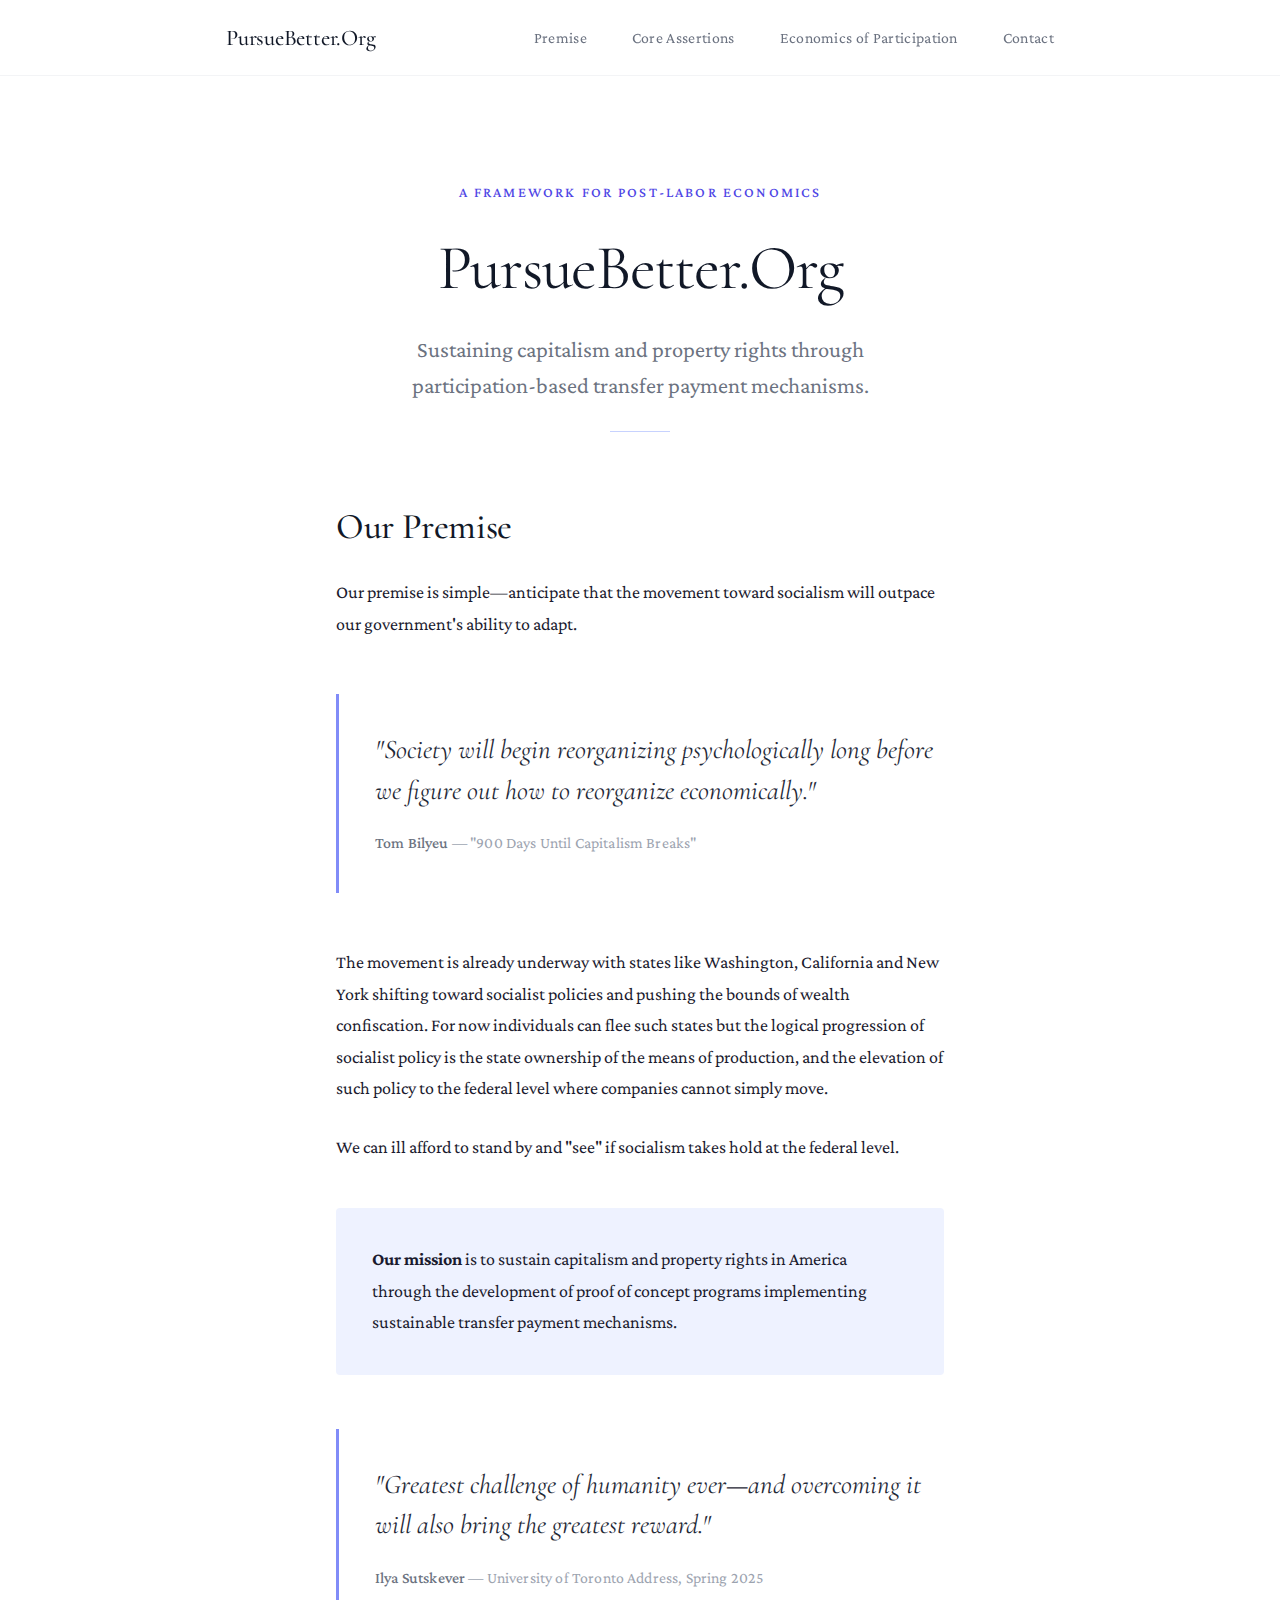
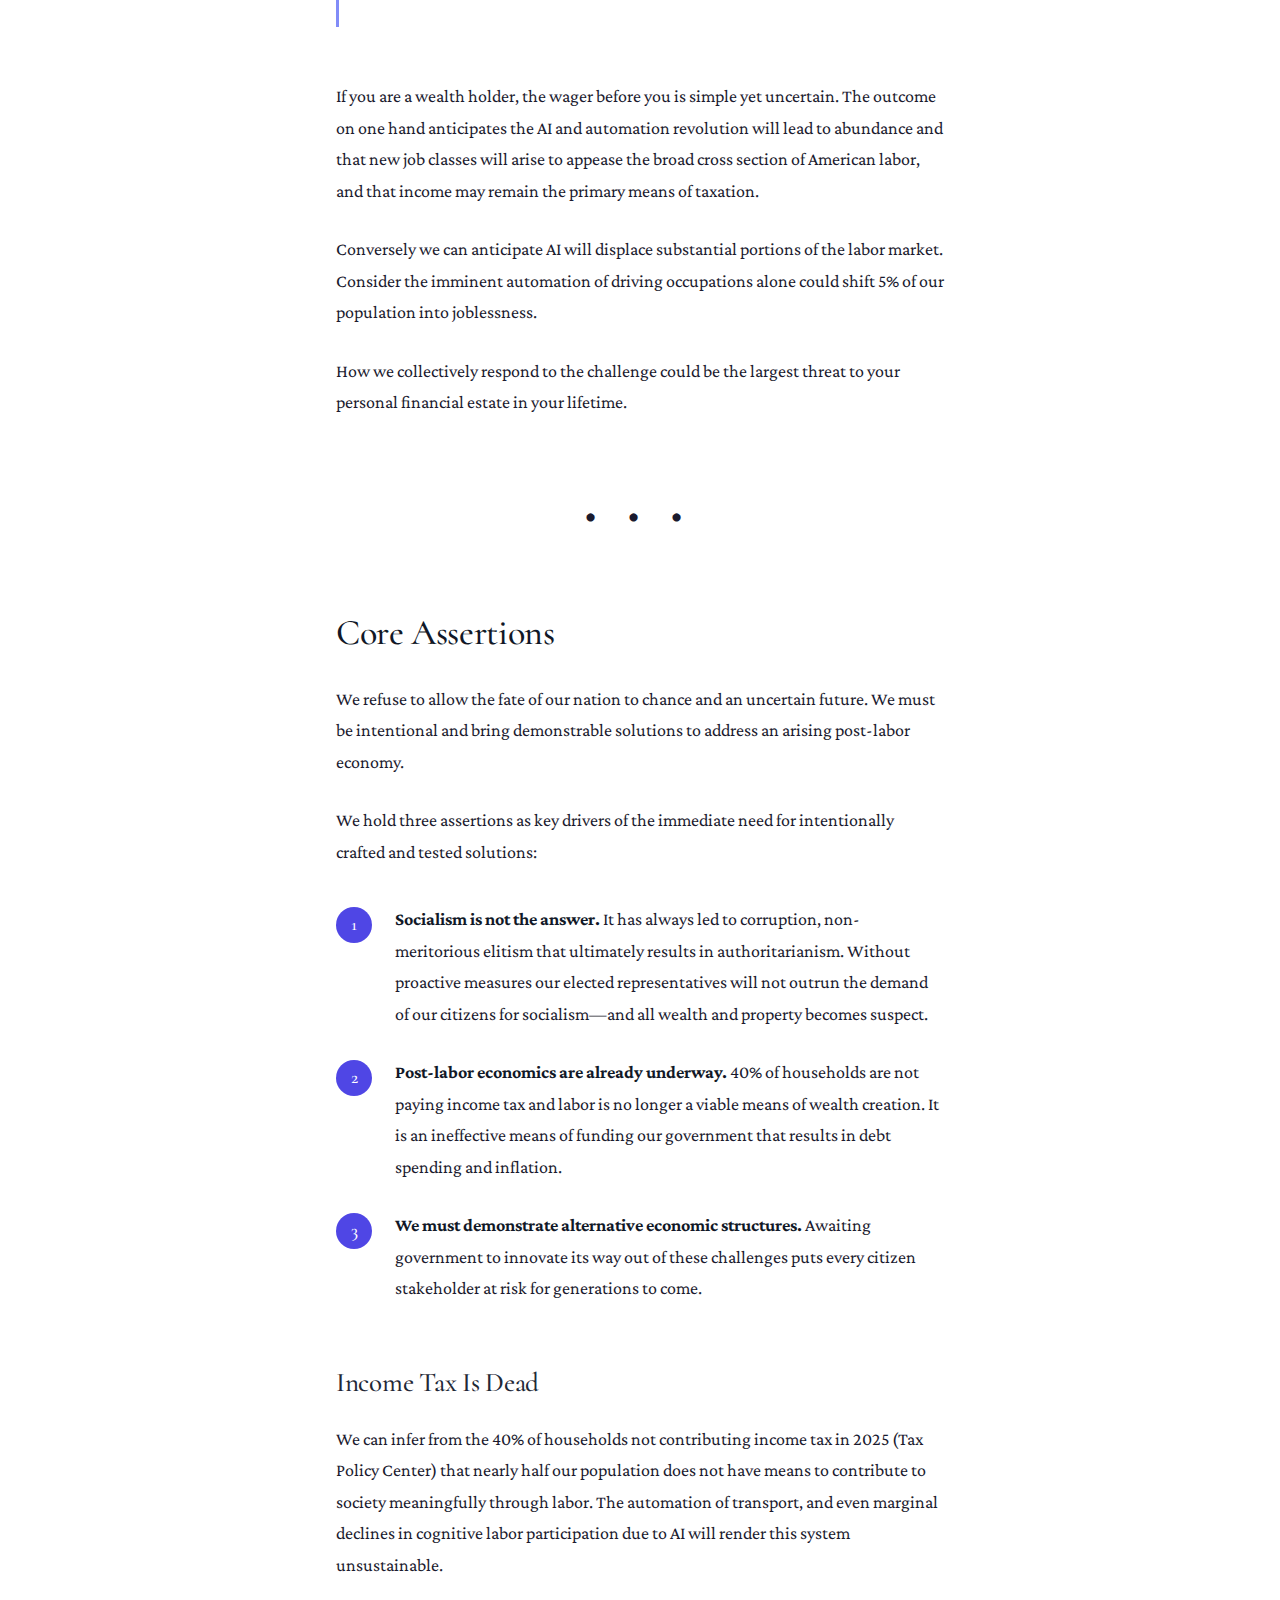
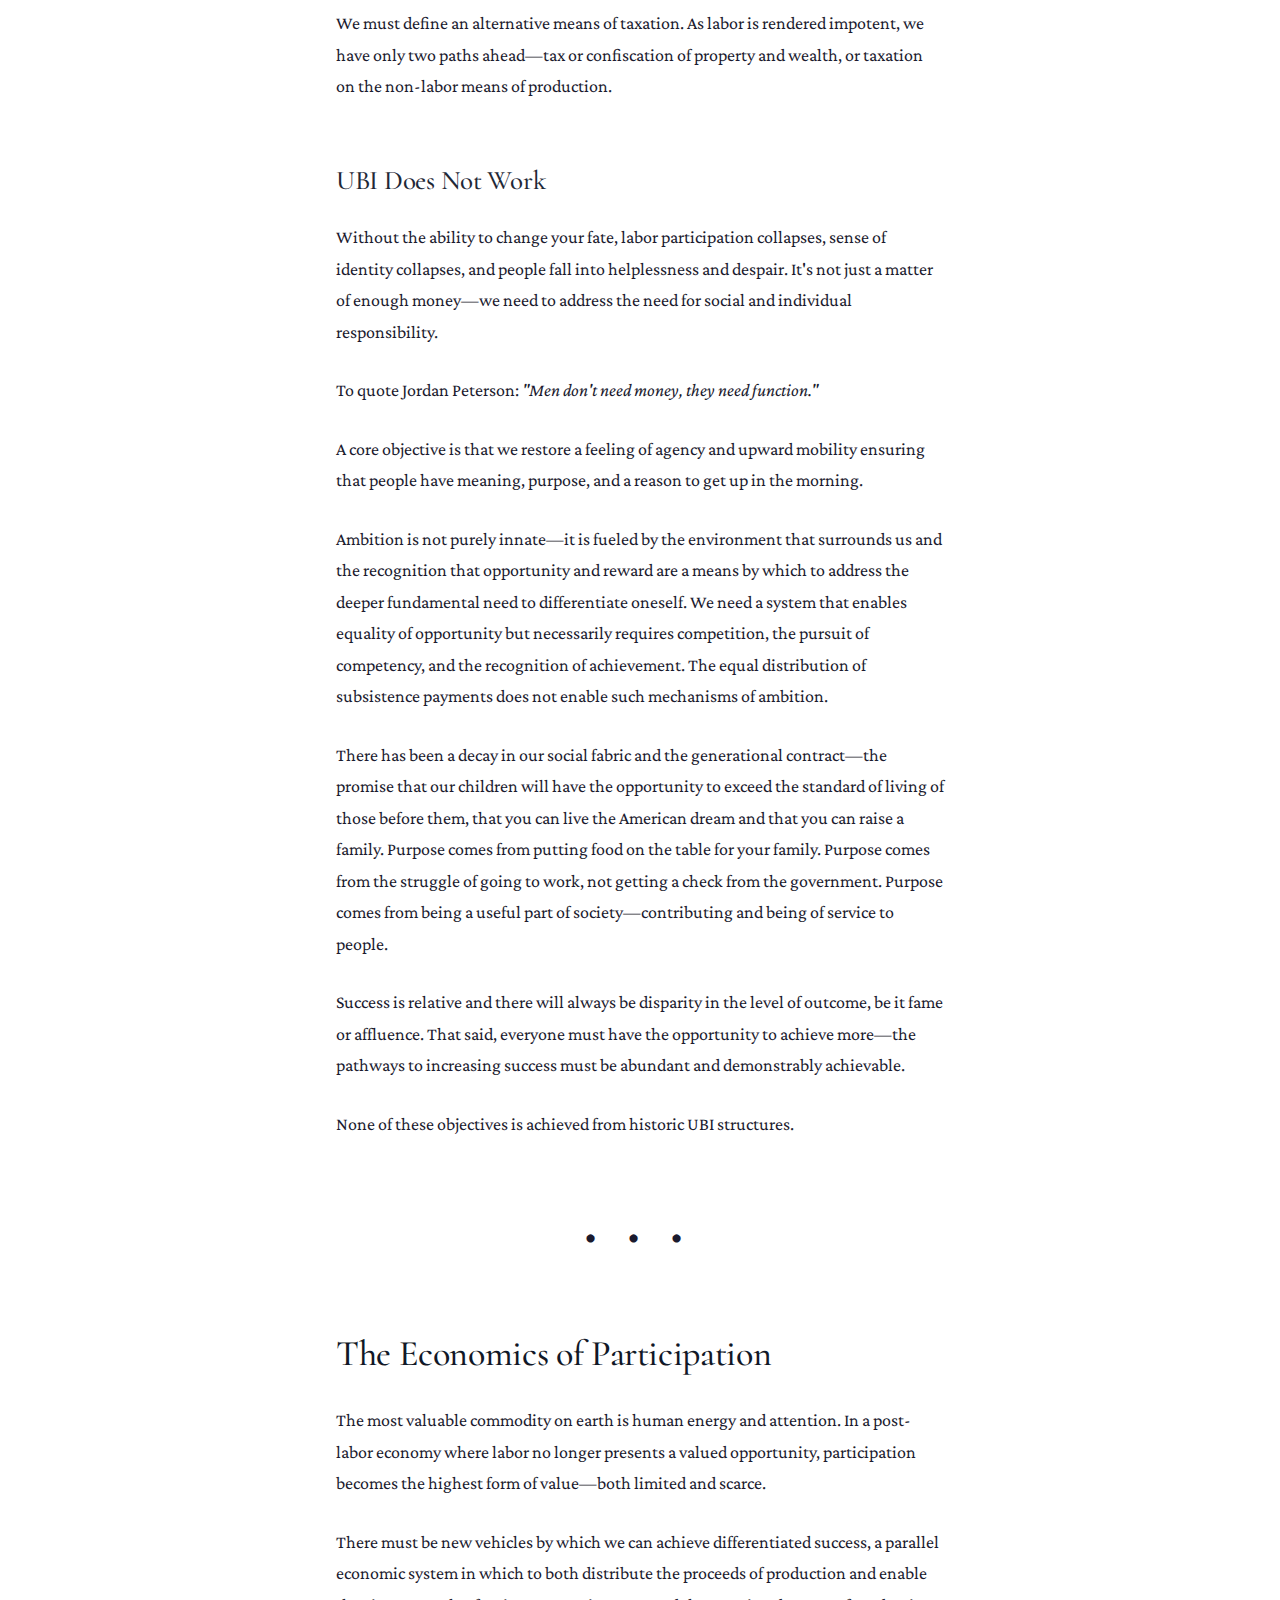
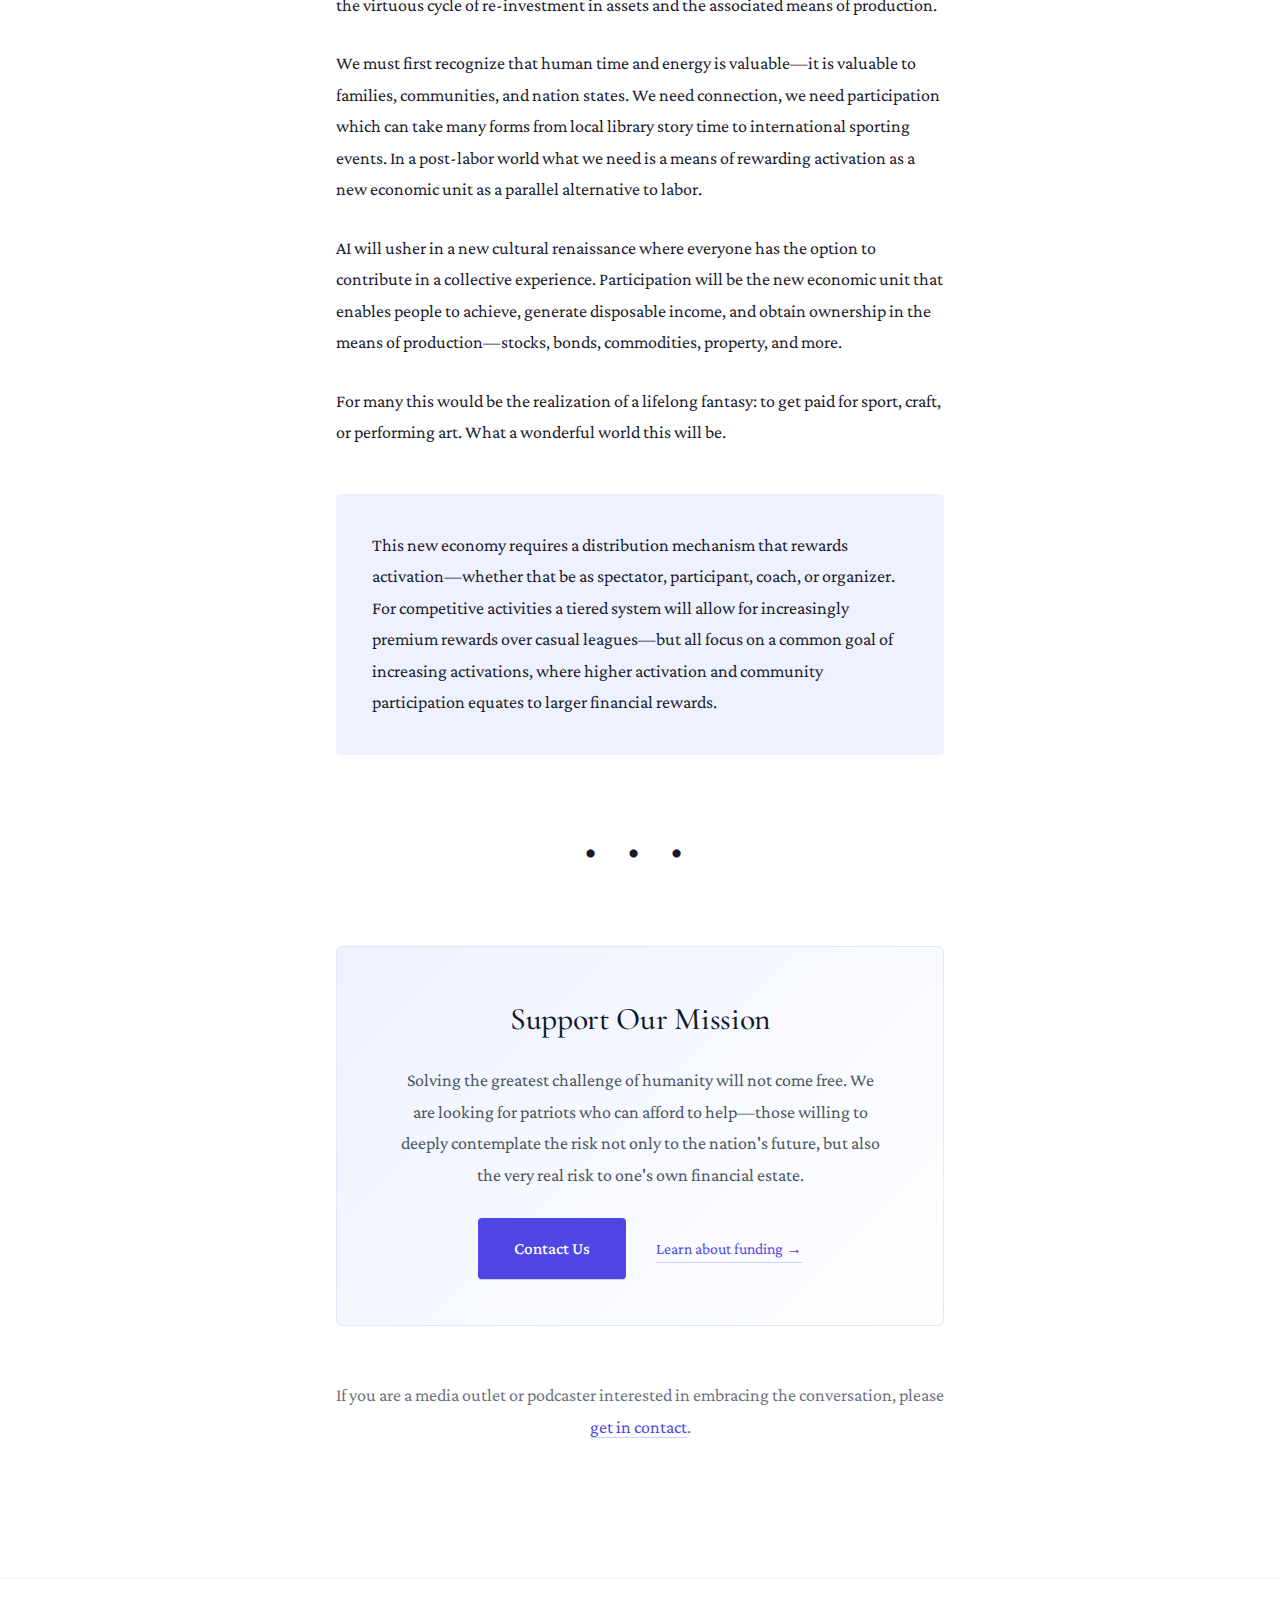
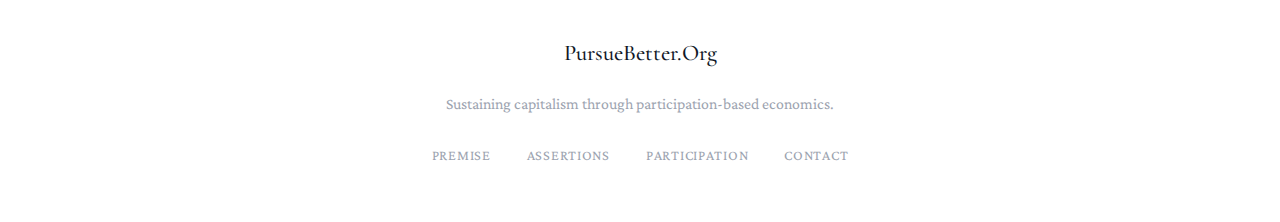
<file: index.html>
<!DOCTYPE html>
<html lang="en">
<head>
    <meta charset="UTF-8">
    <meta name="viewport" content="width=device-width, initial-scale=1.0">
    <title>PursueBetter.Org — Economics of Participation</title>
    
    <!-- Meta description -->
    <meta name="description" content="Sustaining capitalism and property rights through participation-based transfer payment mechanisms. A framework for post-labor economics.">
    
    <!-- Open Graph / Facebook -->
    <meta property="og:type" content="website">
    <meta property="og:url" content="https://pursuebetter.org/">
    <meta property="og:title" content="PursueBetter.Org — Economics of Participation">
    <meta property="og:description" content="Sustaining capitalism and property rights through participation-based transfer payment mechanisms. A framework for post-labor economics.">
    <meta property="og:image" content="https://pursuebetter.org/og-image.png">
    
    <!-- Twitter -->
    <meta name="twitter:card" content="summary_large_image">
    <meta name="twitter:url" content="https://pursuebetter.org/">
    <meta name="twitter:title" content="PursueBetter.Org — Economics of Participation">
    <meta name="twitter:description" content="Sustaining capitalism and property rights through participation-based transfer payment mechanisms. A framework for post-labor economics.">
    <meta name="twitter:image" content="https://pursuebetter.org/og-image.png">
    
    <!-- Favicon -->
    <link rel="icon" type="image/svg+xml" href="/favicon.svg">
    <link rel="icon" type="image/png" sizes="32x32" href="/favicon-32.png">
    <link rel="apple-touch-icon" sizes="180x180" href="/apple-touch-icon.png">
    
    <!-- Fonts: Crimson Pro for body (academic serif), Cormorant for display -->
    <link rel="preconnect" href="https://fonts.googleapis.com">
    <link rel="preconnect" href="https://fonts.gstatic.com" crossorigin>
    <link href="https://fonts.googleapis.com/css2?family=Cormorant:ital,wght@0,400;0,500;0,600;1,400;1,500&family=Crimson+Pro:ital,wght@0,400;0,500;0,600;1,400;1,500&display=swap" rel="stylesheet">
    
    <style>
        :root {
            /* Indigo palette */
            --indigo-50: #EEF2FF;
            --indigo-100: #E0E7FF;
            --indigo-200: #C7D2FE;
            --indigo-400: #818CF8;
            --indigo-500: #6366F1;
            --indigo-600: #4F46E5;
            --indigo-700: #4338CA;
            --indigo-800: #3730A3;
            --indigo-900: #312E81;
            
            /* Neutrals */
            --white: #FFFFFF;
            --gray-50: #F9FAFB;
            --gray-100: #F3F4F6;
            --gray-400: #9CA3AF;
            --gray-500: #6B7280;
            --gray-600: #4B5563;
            --gray-800: #1F2937;
            --gray-900: #111827;
            --text-primary: #1a1a2e;
            
            /* Typography scale */
            --font-display: 'Cormorant', Georgia, serif;
            --font-body: 'Crimson Pro', Georgia, serif;
            
            /* Spacing */
            --content-width: 680px;
            --wide-width: 900px;
        }
        
        * {
            margin: 0;
            padding: 0;
            box-sizing: border-box;
        }
        
        html {
            scroll-behavior: smooth;
            font-size: 18px;
        }
        
        body {
            font-family: var(--font-body);
            font-size: 1rem;
            line-height: 1.75;
            color: var(--text-primary);
            background: var(--white);
            -webkit-font-smoothing: antialiased;
            -moz-osx-font-smoothing: grayscale;
        }
        
        /* ========== NAVIGATION ========== */
        nav {
            position: fixed;
            top: 0;
            left: 0;
            right: 0;
            z-index: 100;
            background: rgba(255, 255, 255, 0.95);
            backdrop-filter: blur(10px);
            border-bottom: 1px solid var(--gray-100);
            transition: box-shadow 0.3s ease;
        }
        
        nav.scrolled {
            box-shadow: 0 1px 3px rgba(0, 0, 0, 0.05);
        }
        
        .nav-inner {
            max-width: var(--wide-width);
            margin: 0 auto;
            padding: 1rem 2rem;
            display: flex;
            justify-content: space-between;
            align-items: center;
        }
        
        .nav-logo {
            font-family: var(--font-display);
            font-size: 1.25rem;
            font-weight: 500;
            color: var(--gray-900);
            text-decoration: none;
            letter-spacing: -0.01em;
        }
        
        .nav-links {
            display: flex;
            gap: 2.5rem;
            list-style: none;
        }
        
        .nav-links a {
            font-family: var(--font-body);
            font-size: 0.875rem;
            color: var(--gray-500);
            text-decoration: none;
            letter-spacing: 0.02em;
            transition: color 0.2s ease;
        }
        
        .nav-links a:hover {
            color: var(--indigo-600);
        }
        
        /* ========== HERO ========== */
        .hero {
            padding: 10rem 2rem 2.5rem;
            max-width: var(--content-width);
            margin: 0 auto;
            text-align: center;
        }
        
        .hero-eyebrow {
            font-family: var(--font-body);
            font-size: 0.8rem;
            font-weight: 500;
            letter-spacing: 0.15em;
            text-transform: uppercase;
            color: var(--indigo-600);
            margin-bottom: 1.5rem;
        }
        
        .hero h1 {
            font-family: var(--font-display);
            font-size: 3.5rem;
            font-weight: 400;
            line-height: 1.15;
            color: var(--gray-900);
            margin-bottom: 1.5rem;
            letter-spacing: -0.02em;
        }
        
        .hero-subtitle {
            font-family: var(--font-body);
            font-size: 1.25rem;
            font-weight: 400;
            color: var(--gray-500);
            line-height: 1.6;
            max-width: 540px;
            margin: 0 auto;
        }
        
        .hero-divider {
            width: 60px;
            height: 1px;
            background: var(--indigo-200);
            margin: 1.5rem auto;
        }
        
        /* ========== ARTICLE CONTENT ========== */
        article {
            max-width: var(--content-width);
            margin: 0 auto;
            padding: 0 2rem 6rem;
        }
        
        article p {
            margin-bottom: 1.5rem;
        }
        
        article h2 {
            font-family: var(--font-display);
            font-size: 2rem;
            font-weight: 500;
            color: var(--gray-900);
            margin: 4rem 0 1.5rem;
            letter-spacing: -0.01em;
            line-height: 1.3;
        }
        
        article h2:first-of-type {
            margin-top: 0;
        }
        
        article h3 {
            font-family: var(--font-display);
            font-size: 1.5rem;
            font-weight: 500;
            color: var(--gray-800);
            margin: 3rem 0 1rem;
            letter-spacing: -0.01em;
        }
        
        /* Links */
        article a {
            color: var(--indigo-600);
            text-decoration: none;
            border-bottom: 1px solid var(--indigo-200);
            transition: border-color 0.2s ease, color 0.2s ease;
        }
        
        article a:hover {
            color: var(--indigo-700);
            border-color: var(--indigo-400);
        }
        
        /* ========== PULL QUOTES ========== */
        .pullquote {
            position: relative;
            margin: 3rem 0;
            padding: 2rem 0 2rem 2rem;
            border-left: 3px solid var(--indigo-400);
        }
        
        .pullquote blockquote {
            font-family: var(--font-display);
            font-size: 1.5rem;
            font-style: italic;
            font-weight: 400;
            line-height: 1.5;
            color: var(--gray-800);
            margin: 0;
        }
        
        .pullquote cite {
            display: block;
            font-family: var(--font-body);
            font-size: 0.875rem;
            font-style: normal;
            font-weight: 500;
            color: var(--gray-500);
            margin-top: 1rem;
            letter-spacing: 0.01em;
        }
        
        .pullquote cite span {
            font-weight: 400;
            color: var(--gray-400);
        }
        
        /* ========== EMPHASIZED SECTIONS ========== */
        .emphasis-box {
            background: var(--indigo-50);
            border-radius: 4px;
            padding: 2rem;
            margin: 2.5rem 0;
        }
        
        .emphasis-box p:last-child {
            margin-bottom: 0;
        }
        
        /* ========== SECTION DIVIDERS ========== */
        .section-break {
            text-align: center;
            margin: 4rem 0;
            color: var(--indigo-300);
            font-size: 1.5rem;
            letter-spacing: 0.5em;
        }
        
        /* ========== NUMBERED ASSERTIONS ========== */
        .assertions {
            margin: 2rem 0;
        }
        
        .assertion {
            display: flex;
            gap: 1.25rem;
            margin-bottom: 1.5rem;
        }
        
        .assertion-number {
            flex-shrink: 0;
            width: 2rem;
            height: 2rem;
            background: var(--indigo-600);
            color: var(--white);
            font-family: var(--font-display);
            font-size: 1rem;
            font-weight: 500;
            border-radius: 50%;
            display: flex;
            align-items: center;
            justify-content: center;
            margin-top: 0.15rem;
        }
        
        .assertion p {
            margin: 0;
            flex: 1;
        }
        
        .assertion strong {
            color: var(--gray-900);
        }
        
        /* ========== CTA SECTIONS ========== */
        .cta-section {
            background: linear-gradient(135deg, var(--indigo-50) 0%, var(--white) 100%);
            border: 1px solid var(--indigo-100);
            border-radius: 6px;
            padding: 2.5rem;
            margin: 3rem 0;
            text-align: center;
        }
        
        .cta-section h3 {
            font-family: var(--font-display);
            font-size: 1.75rem;
            font-weight: 500;
            color: var(--gray-900);
            margin: 0 0 1rem;
        }
        
        .cta-section p {
            color: var(--gray-600);
            margin-bottom: 1.5rem;
            max-width: 480px;
            margin-left: auto;
            margin-right: auto;
        }
        
        .cta-button {
            display: inline-block;
            font-family: var(--font-body);
            font-size: 0.95rem;
            font-weight: 500;
            color: var(--white);
            background: var(--indigo-600);
            padding: 0.875rem 2rem;
            border-radius: 4px;
            text-decoration: none;
            transition: background 0.2s ease, transform 0.2s ease;
        }
        
        .cta-button:hover {
            background: var(--indigo-700);
            transform: translateY(-1px);
        }
        
        .cta-secondary {
            display: inline-block;
            font-family: var(--font-body);
            font-size: 0.875rem;
            color: var(--indigo-600);
            text-decoration: none;
            margin-left: 1.5rem;
            border-bottom: 1px solid var(--indigo-200);
        }
        
        .cta-secondary:hover {
            color: var(--indigo-700);
            border-color: var(--indigo-400);
        }
        
        /* ========== FOOTER ========== */
        footer {
            border-top: 1px solid var(--gray-100);
            padding: 3rem 2rem;
            text-align: center;
        }
        
        .footer-inner {
            max-width: var(--content-width);
            margin: 0 auto;
        }
        
        .footer-logo {
            font-family: var(--font-display);
            font-size: 1.25rem;
            font-weight: 500;
            color: var(--gray-900);
            margin-bottom: 1rem;
        }
        
        .footer-text {
            font-size: 0.875rem;
            color: var(--gray-400);
            line-height: 1.6;
        }
        
        .footer-links {
            margin-top: 1.5rem;
            display: flex;
            justify-content: center;
            gap: 2rem;
        }
        
        .footer-links a {
            font-size: 0.8rem;
            color: var(--gray-400);
            text-decoration: none;
            letter-spacing: 0.05em;
            text-transform: uppercase;
            transition: color 0.2s ease;
        }
        
        .footer-links a:hover {
            color: var(--indigo-600);
        }
        
        /* ========== READING PROGRESS ========== */
        .progress-bar {
            position: fixed;
            top: 0;
            left: 0;
            height: 2px;
            background: var(--indigo-500);
            z-index: 101;
            width: 0%;
            transition: width 0.1s linear;
        }
        
        /* ========== RESPONSIVE ========== */
        @media (max-width: 768px) {
            html {
                font-size: 17px;
            }
            
            .hero {
                padding: 8rem 1.5rem 3rem;
            }
            
            .hero h1 {
                font-size: 2.5rem;
            }
            
            article {
                padding: 0 1.5rem 4rem;
            }
            
            .pullquote {
                margin: 2rem -0.5rem;
                padding: 1.5rem;
                padding-left: 1.5rem;
            }
            
            .pullquote blockquote {
                font-size: 1.25rem;
            }
            
            .nav-links {
                gap: 1.5rem;
            }
            
            .nav-links a {
                font-size: 0.75rem;
            }
            
            .assertion {
                flex-direction: column;
                gap: 0.75rem;
            }
        }
        
        /* ========== SMOOTH ANCHOR OFFSET ========== */
        section[id] {
            scroll-margin-top: 5rem;
        }
    </style>
</head>
<body>
    <!-- Reading progress bar -->
    <div class="progress-bar" id="progress"></div>
    
    <!-- Navigation -->
    <nav id="nav">
        <div class="nav-inner">
            <a href="#" class="nav-logo">PursueBetter.Org</a>
            <ul class="nav-links">
                <li><a href="#premise">Premise</a></li>
                <li><a href="#assertions">Core Assertions</a></li>
                <li><a href="#participation">Economics of Participation</a></li>
                <li><a href="#contact">Contact</a></li>
            </ul>
        </div>
    </nav>
    
    <!-- Hero Section -->
    <header class="hero">
        <p class="hero-eyebrow">A Framework for Post-Labor Economics</p>
        <h1>PursueBetter.Org</h1>
        <p class="hero-subtitle">Sustaining capitalism and property rights through participation-based transfer payment mechanisms.</p>
        <div class="hero-divider"></div>
    </header>
    
    <!-- Main Content -->
    <article>
        <section id="premise">
            <h2>Our Premise</h2>
            
            <p>Our premise is simple—anticipate that the movement toward socialism will outpace our government's ability to adapt.</p>
            
            <div class="pullquote">
                <blockquote>"Society will begin reorganizing psychologically long before we figure out how to reorganize economically."</blockquote>
                <cite>Tom Bilyeu <span>— "900 Days Until Capitalism Breaks"</span></cite>
            </div>
            
            <p>The movement is already underway with states like Washington, California and New York shifting toward socialist policies and pushing the bounds of wealth confiscation. For now individuals can flee such states but the logical progression of socialist policy is the state ownership of the means of production, and the elevation of such policy to the federal level where companies cannot simply move.</p>
            
            <p>We can ill afford to stand by and "see" if socialism takes hold at the federal level.</p>
            
            <div class="emphasis-box">
                <p><strong>Our mission</strong> is to sustain capitalism and property rights in America through the development of proof of concept programs implementing sustainable transfer payment mechanisms.</p>
            </div>
            
            <div class="pullquote">
                <blockquote>"Greatest challenge of humanity ever—and overcoming it will also bring the greatest reward."</blockquote>
                <cite>Ilya Sutskever <span>— University of Toronto Address, Spring 2025</span></cite>
            </div>
            
            <p>If you are a wealth holder, the wager before you is simple yet uncertain. The outcome on one hand anticipates the AI and automation revolution will lead to abundance and that new job classes will arise to appease the broad cross section of American labor, and that income may remain the primary means of taxation.</p>
            
            <p>Conversely we can anticipate AI will displace substantial portions of the labor market. Consider the imminent automation of driving occupations alone could shift 5% of our population into joblessness.</p>
            
            <p>How we collectively respond to the challenge could be the largest threat to your personal financial estate in your lifetime.</p>
        </section>
        
        <div class="section-break">• • •</div>
        
        <section id="assertions">
            <h2>Core Assertions</h2>
            
            <p>We refuse to allow the fate of our nation to chance and an uncertain future. We must be intentional and bring demonstrable solutions to address an arising post-labor economy.</p>
            
            <p>We hold three assertions as key drivers of the immediate need for intentionally crafted and tested solutions:</p>
            
            <div class="assertions">
                <div class="assertion">
                    <div class="assertion-number">1</div>
                    <p><strong>Socialism is not the answer.</strong> It has always led to corruption, non-meritorious elitism that ultimately results in authoritarianism. Without proactive measures our elected representatives will not outrun the demand of our citizens for socialism—and all wealth and property becomes suspect.</p>
                </div>
                
                <div class="assertion">
                    <div class="assertion-number">2</div>
                    <p><strong>Post-labor economics are already underway.</strong> 40% of households are not paying income tax and labor is no longer a viable means of wealth creation. It is an ineffective means of funding our government that results in debt spending and inflation.</p>
                </div>
                
                <div class="assertion">
                    <div class="assertion-number">3</div>
                    <p><strong>We must demonstrate alternative economic structures.</strong> Awaiting government to innovate its way out of these challenges puts every citizen stakeholder at risk for generations to come.</p>
                </div>
            </div>
            
            <h3>Income Tax Is Dead</h3>
            
            <p>We can infer from the 40% of households not contributing income tax in 2025 (Tax Policy Center) that nearly half our population does not have means to contribute to society meaningfully through labor. The automation of transport, and even marginal declines in cognitive labor participation due to AI will render this system unsustainable.</p>
            
            <p>We must define an alternative means of taxation. As labor is rendered impotent, we have only two paths ahead—tax or confiscation of property and wealth, or taxation on the non-labor means of production.</p>
            
            <h3>UBI Does Not Work</h3>
            
            <p>Without the ability to change your fate, labor participation collapses, sense of identity collapses, and people fall into helplessness and despair. It's not just a matter of enough money—we need to address the need for social and individual responsibility.</p>
            
            <p>To quote Jordan Peterson: <em>"Men don't need money, they need function."</em></p>
            
            <p>A core objective is that we restore a feeling of agency and upward mobility ensuring that people have meaning, purpose, and a reason to get up in the morning.</p>
            
            <p>Ambition is not purely innate—it is fueled by the environment that surrounds us and the recognition that opportunity and reward are a means by which to address the deeper fundamental need to differentiate oneself. We need a system that enables equality of opportunity but necessarily requires competition, the pursuit of competency, and the recognition of achievement. The equal distribution of subsistence payments does not enable such mechanisms of ambition.</p>
            
            <p>There has been a decay in our social fabric and the generational contract—the promise that our children will have the opportunity to exceed the standard of living of those before them, that you can live the American dream and that you can raise a family. Purpose comes from putting food on the table for your family. Purpose comes from the struggle of going to work, not getting a check from the government. Purpose comes from being a useful part of society—contributing and being of service to people.</p>
            
            <p>Success is relative and there will always be disparity in the level of outcome, be it fame or affluence. That said, everyone must have the opportunity to achieve more—the pathways to increasing success must be abundant and demonstrably achievable.</p>
            
            <p>None of these objectives is achieved from historic UBI structures.</p>
        </section>
        
        <div class="section-break">• • •</div>
        
        <section id="participation">
            <h2>The Economics of Participation</h2>
            
            <p>The most valuable commodity on earth is human energy and attention. In a post-labor economy where labor no longer presents a valued opportunity, participation becomes the highest form of value—both limited and scarce.</p>
            
            <p>There must be new vehicles by which we can achieve differentiated success, a parallel economic system in which to both distribute the proceeds of production and enable the virtuous cycle of re-investment in assets and the associated means of production.</p>
            
            <p>We must first recognize that human time and energy is valuable—it is valuable to families, communities, and nation states. We need connection, we need participation which can take many forms from local library story time to international sporting events. In a post-labor world what we need is a means of rewarding activation as a new economic unit as a parallel alternative to labor.</p>
            
            <p>AI will usher in a new cultural renaissance where everyone has the option to contribute in a collective experience. Participation will be the new economic unit that enables people to achieve, generate disposable income, and obtain ownership in the means of production—stocks, bonds, commodities, property, and more.</p>
            
            <p>For many this would be the realization of a lifelong fantasy: to get paid for sport, craft, or performing art. What a wonderful world this will be.</p>
            
            <div class="emphasis-box">
                <p>This new economy requires a distribution mechanism that rewards activation—whether that be as spectator, participant, coach, or organizer. For competitive activities a tiered system will allow for increasingly premium rewards over casual leagues—but all focus on a common goal of increasing activations, where higher activation and community participation equates to larger financial rewards.</p>
            </div>
        </section>
        
        <div class="section-break">• • •</div>
        
        <section id="contact">
            <div class="cta-section">
                <h3>Support Our Mission</h3>
                <p>Solving the greatest challenge of humanity will not come free. We are looking for patriots who can afford to help—those willing to deeply contemplate the risk not only to the nation's future, but also the very real risk to one's own financial estate.</p>
                <a href="#" class="cta-button">Contact Us</a>
                <a href="#" class="cta-secondary">Learn about funding →</a>
            </div>
            
            <p style="text-align: center; color: var(--gray-500); margin-top: 2rem;">If you are a media outlet or podcaster interested in embracing the conversation, please <a href="#">get in contact</a>.</p>
        </section>
    </article>
    
    <!-- Footer -->
    <footer>
        <div class="footer-inner">
            <div class="footer-logo">PursueBetter.Org</div>
            <p class="footer-text">Sustaining capitalism through participation-based economics.</p>
            <div class="footer-links">
                <a href="#premise">Premise</a>
                <a href="#assertions">Assertions</a>
                <a href="#participation">Participation</a>
                <a href="#contact">Contact</a>
            </div>
        </div>
    </footer>
    
    <script>
        // Navigation scroll effect
        const nav = document.getElementById('nav');
        const progress = document.getElementById('progress');
        
        window.addEventListener('scroll', () => {
            // Nav shadow on scroll
            if (window.scrollY > 20) {
                nav.classList.add('scrolled');
            } else {
                nav.classList.remove('scrolled');
            }
            
            // Reading progress bar
            const scrollTop = window.scrollY;
            const docHeight = document.documentElement.scrollHeight - window.innerHeight;
            const scrollPercent = (scrollTop / docHeight) * 100;
            progress.style.width = scrollPercent + '%';
        });
        
        // Smooth scroll for anchor links (backup for browsers without CSS support)
        document.querySelectorAll('a[href^="#"]').forEach(anchor => {
            anchor.addEventListener('click', function(e) {
                e.preventDefault();
                const target = document.querySelector(this.getAttribute('href'));
                if (target) {
                    target.scrollIntoView({ behavior: 'smooth' });
                }
            });
        });
    </script>
</body>
</html>
</file>
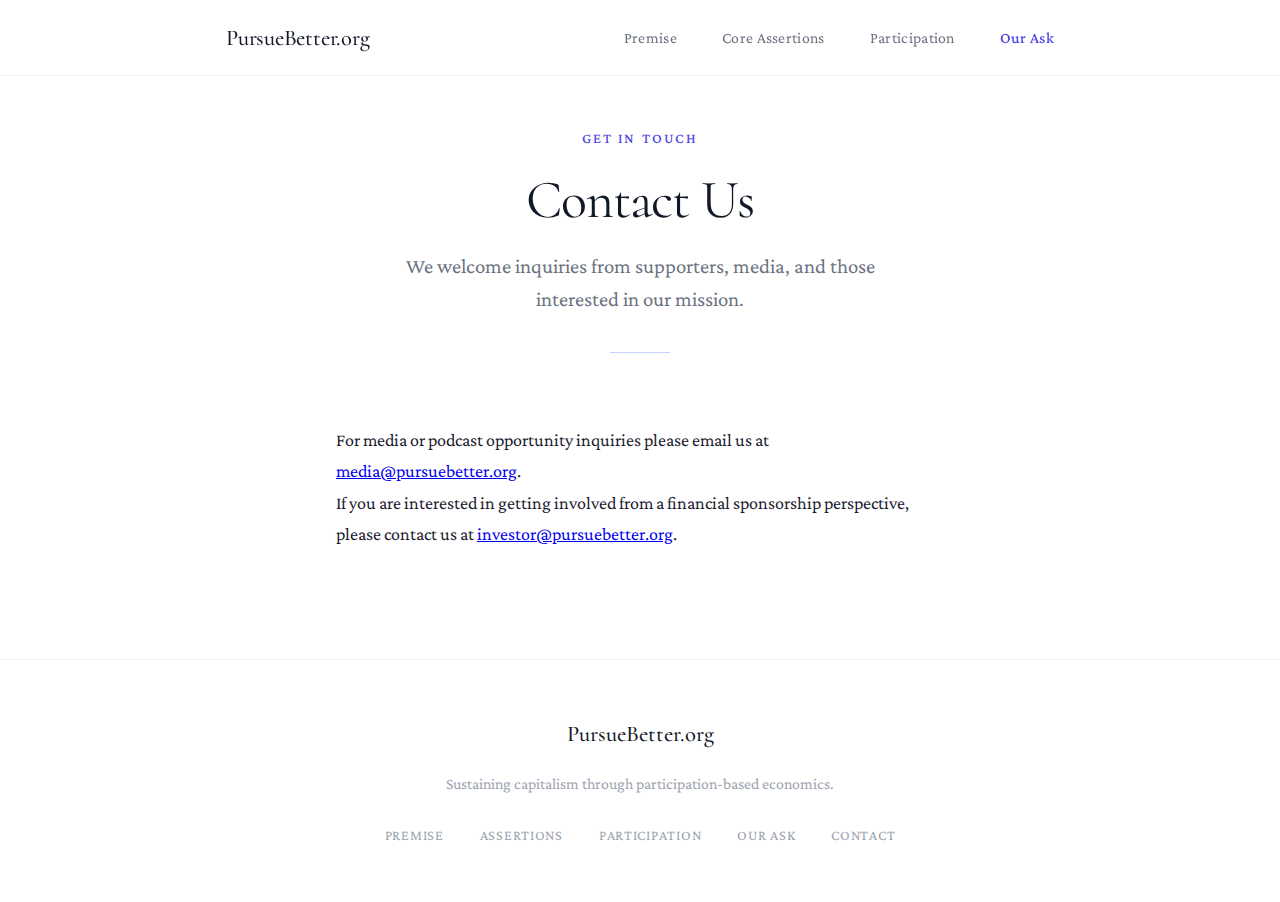
<file: pages/contact.html>
<!DOCTYPE html>
<html lang="en">
<head>
    <meta charset="UTF-8">
    <meta name="viewport" content="width=device-width, initial-scale=1.0">
    <title>Contact — PursueBetter.org</title>
    
    <!-- Meta description -->
    <meta name="description" content="Get in touch with the PursueBetter.org team. We welcome inquiries from supporters, media, and those interested in our mission.">
    
    <!-- Open Graph / Facebook -->
    <meta property="og:type" content="website">
    <meta property="og:url" content="https://pursuebetter.org/pages/contact.html">
    <meta property="og:title" content="Contact — PursueBetter.org">
    <meta property="og:description" content="Get in touch with the PursueBetter.org team. We welcome inquiries from supporters, media, and those interested in our mission.">
    <meta property="og:image" content="https://pursuebetter.org/og-image.png">
    
    <!-- Twitter -->
    <meta name="twitter:card" content="summary_large_image">
    <meta name="twitter:url" content="https://pursuebetter.org/pages/contact.html">
    <meta name="twitter:title" content="Contact — PursueBetter.org">
    <meta name="twitter:description" content="Get in touch with the PursueBetter.org team. We welcome inquiries from supporters, media, and those interested in our mission.">
    <meta name="twitter:image" content="https://pursuebetter.org/og-image.png">
    
    <!-- Favicon -->
    <link rel="icon" type="image/svg+xml" href="/favicon.svg">
    <link rel="icon" type="image/png" sizes="32x32" href="/favicon-32.png">
    <link rel="apple-touch-icon" sizes="180x180" href="/apple-touch-icon.png">
    
    <!-- Fonts -->
    <link rel="preconnect" href="https://fonts.googleapis.com">
    <link rel="preconnect" href="https://fonts.gstatic.com" crossorigin>
    <link href="https://fonts.googleapis.com/css2?family=Cormorant:ital,wght@0,400;0,500;0,600;1,400;1,500&family=Crimson+Pro:ital,wght@0,400;0,500;0,600;1,400;1,500&display=swap" rel="stylesheet">
    
    <!-- Stylesheet -->
    <link rel="stylesheet" href="/css/style.css">
</head>
<body>
    <!-- Navigation -->
    <nav id="nav">
        <div class="nav-inner">
            <a href="/" class="nav-logo">PursueBetter.org</a>
            <ul class="nav-links">
                <li><a href="/#premise">Premise</a></li>
                <li><a href="/#assertions">Core Assertions</a></li>
                <li><a href="/#participation">Participation</a></li>
                <li><a href="/pages/our-ask.html" class="nav-cta">Our Ask</a></li>
            </ul>
        </div>
    </nav>
    
    <!-- Hero Section -->
    <header class="hero hero-compact">
        <p class="hero-eyebrow">Get in Touch</p>
        <h1>Contact Us</h1>
        <p class="hero-subtitle">We welcome inquiries from supporters, media, and those interested in our mission.</p>
        <div class="hero-divider"></div>
    </header>
    
    <!-- Contact Content -->
    <div class="contact-content">
        <p>For media or podcast opportunity inquiries please email us at <a href="mailto:media@pursuebetter.org">media@pursuebetter.org</a>.</p>
        
        <p>If you are interested in getting involved from a financial sponsorship perspective, please contact us at <a href="mailto:investor@pursuebetter.org">investor@pursuebetter.org</a>.</p>
    </div>
    
    <!-- Footer -->
    <footer>
        <div class="footer-inner">
            <div class="footer-logo">PursueBetter.org</div>
            <p class="footer-text">Sustaining capitalism through participation-based economics.</p>
            <div class="footer-links">
                <a href="/#premise">Premise</a>
                <a href="/#assertions">Assertions</a>
                <a href="/#participation">Participation</a>
                <a href="/pages/our-ask.html">Our Ask</a>
                <a href="/pages/contact.html">Contact</a>
            </div>
        </div>
    </footer>
    
    <script>
        // Navigation scroll effect
        const nav = document.getElementById('nav');
        
        window.addEventListener('scroll', () => {
            if (window.scrollY > 20) {
                nav.classList.add('scrolled');
            } else {
                nav.classList.remove('scrolled');
            }
        });
    </script>
</body>
</html>
</file>
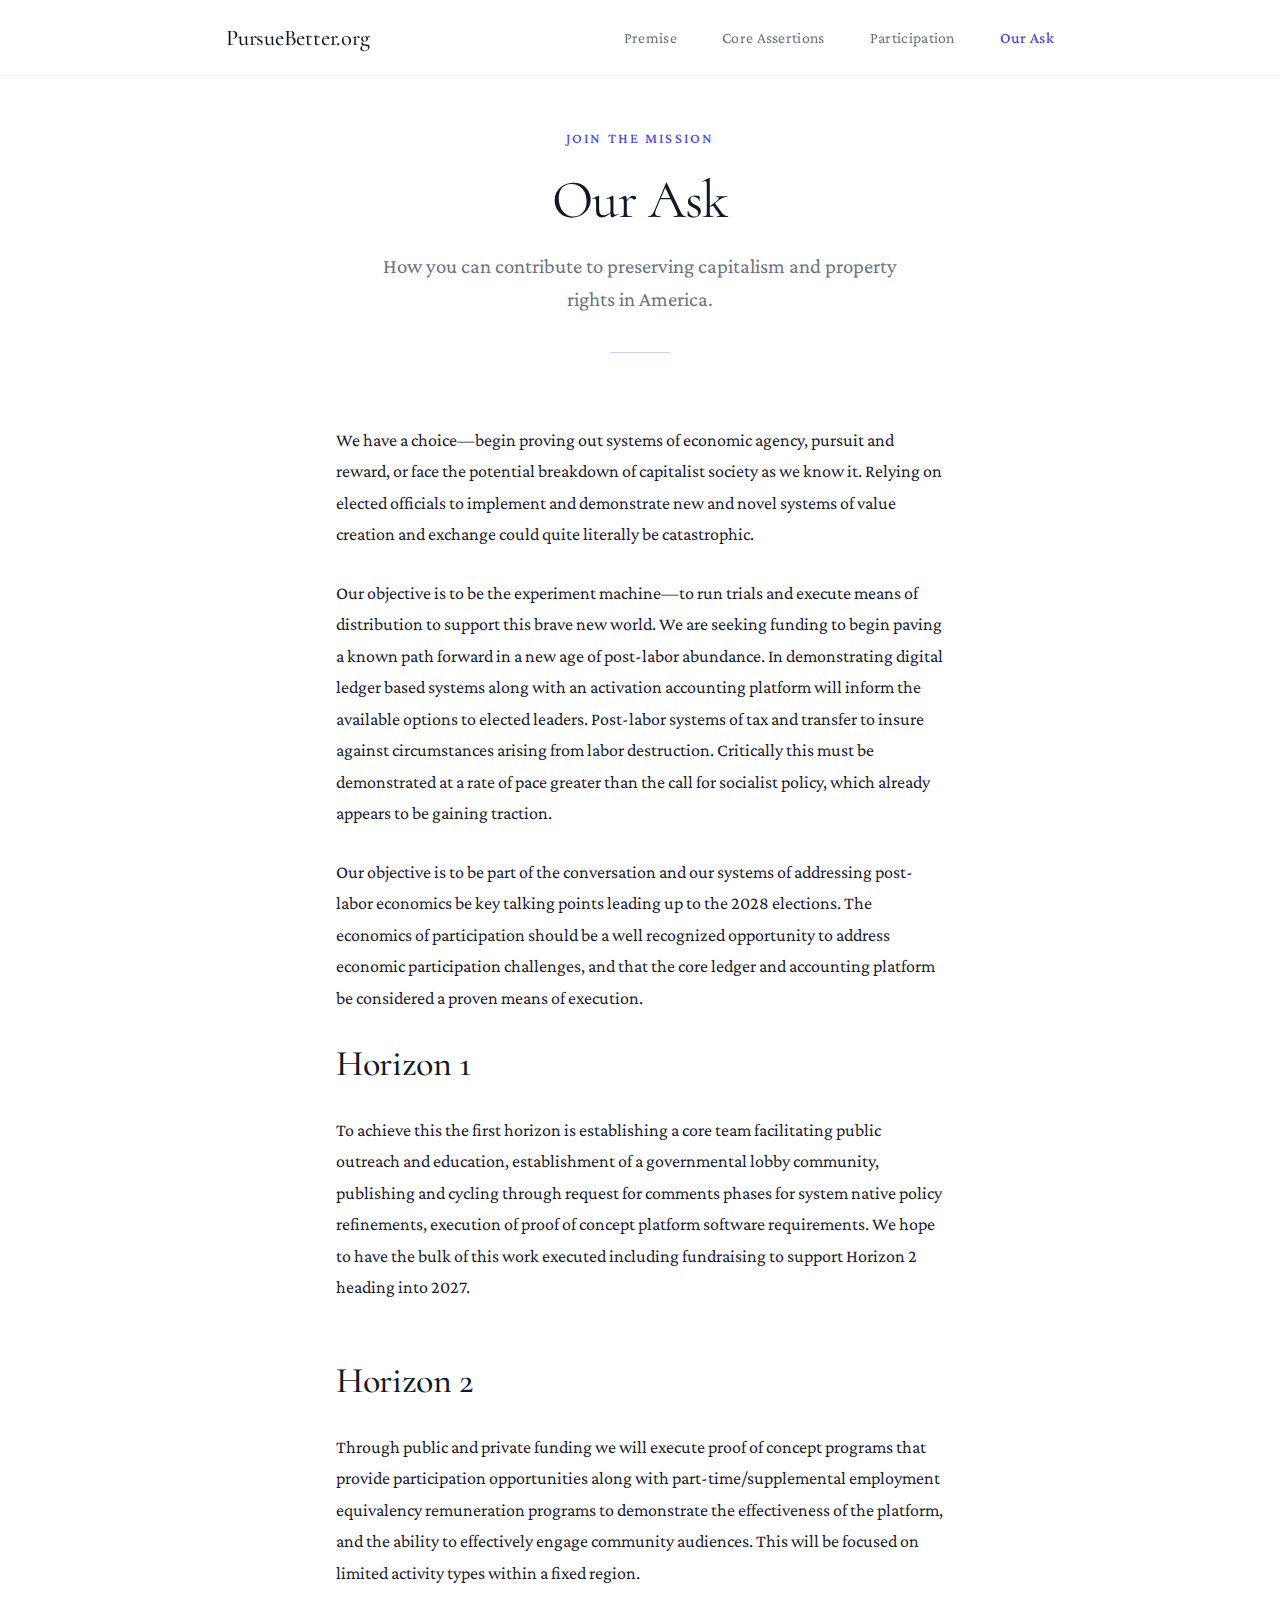
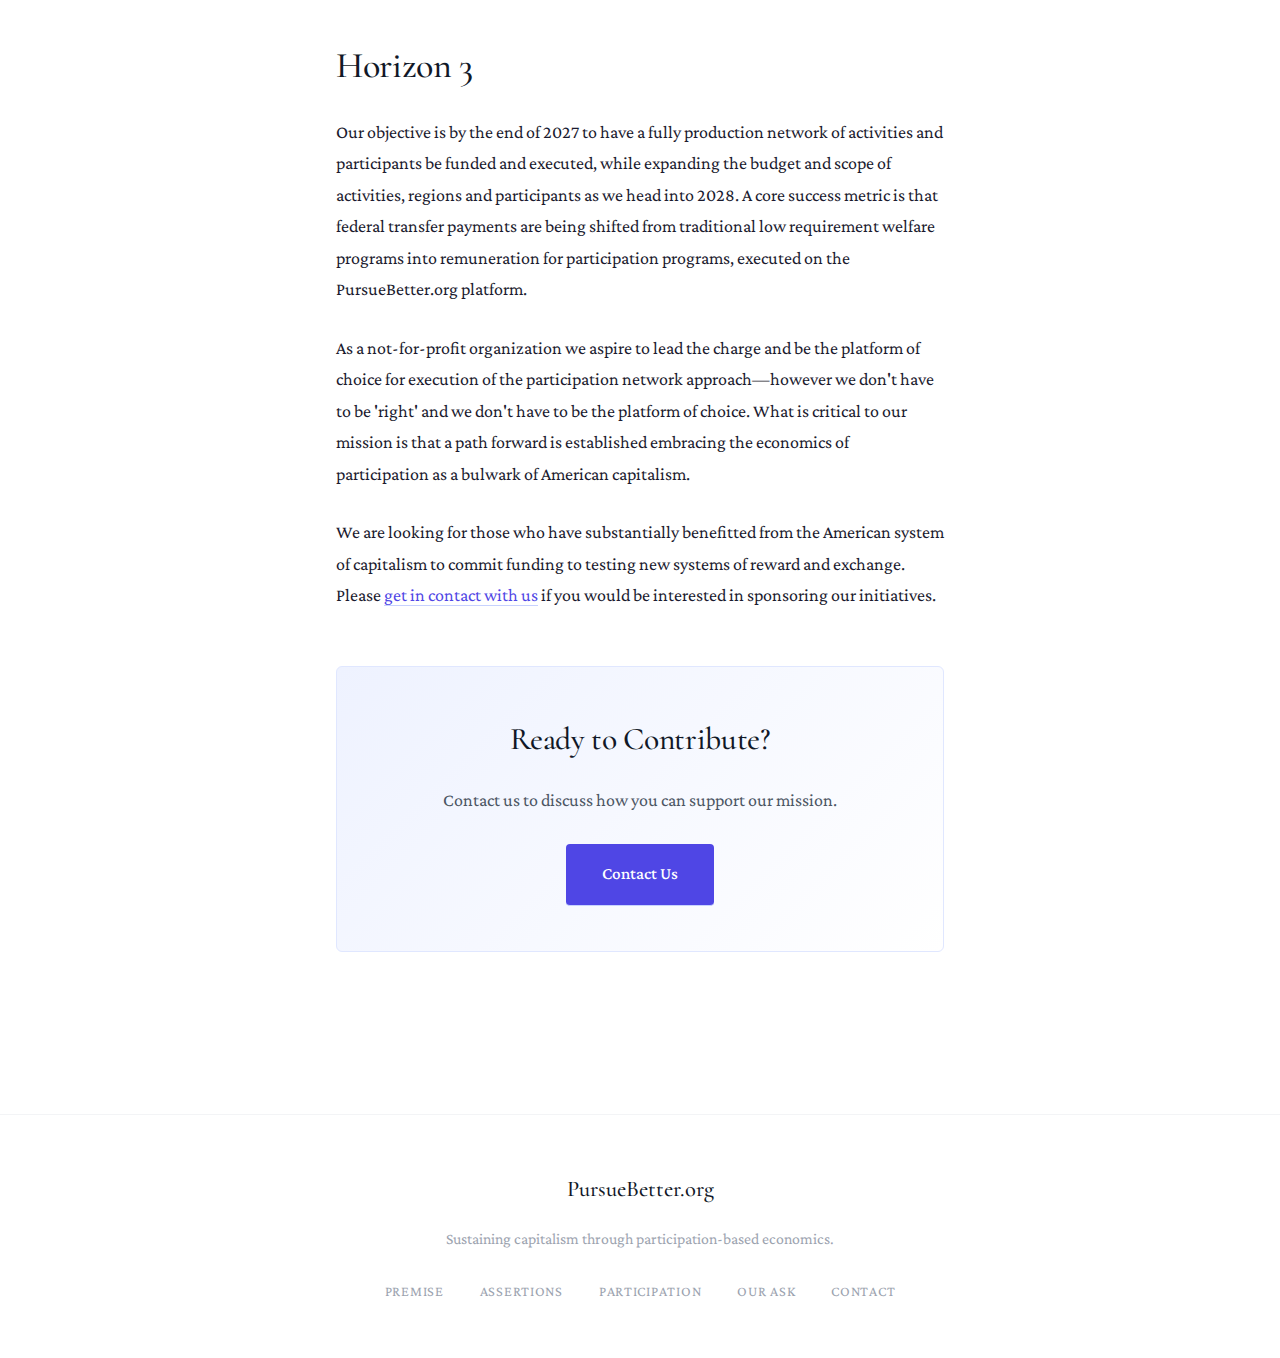
<file: pages/our-ask.html>
<!DOCTYPE html>
<html lang="en">
<head>
    <meta charset="UTF-8">
    <meta name="viewport" content="width=device-width, initial-scale=1.0">
    <title>Our Ask — PursueBetter.org</title>
    
    <!-- Meta description -->
    <meta name="description" content="Support the development of sustainable transfer payment mechanisms to preserve capitalism and property rights in America.">
    
    <!-- Open Graph / Facebook -->
    <meta property="og:type" content="website">
    <meta property="og:url" content="https://pursuebetter.org/pages/our-ask.html">
    <meta property="og:title" content="Our Ask — PursueBetter.org">
    <meta property="og:description" content="Support the development of sustainable transfer payment mechanisms to preserve capitalism and property rights in America.">
    <meta property="og:image" content="https://pursuebetter.org/og-image.png">
    
    <!-- Twitter -->
    <meta name="twitter:card" content="summary_large_image">
    <meta name="twitter:url" content="https://pursuebetter.org/pages/our-ask.html">
    <meta name="twitter:title" content="Our Ask — PursueBetter.org">
    <meta name="twitter:description" content="Support the development of sustainable transfer payment mechanisms to preserve capitalism and property rights in America.">
    <meta name="twitter:image" content="https://pursuebetter.org/og-image.png">
    
    <!-- Favicon -->
    <link rel="icon" type="image/svg+xml" href="/favicon.svg">
    <link rel="icon" type="image/png" sizes="32x32" href="/favicon-32.png">
    <link rel="apple-touch-icon" sizes="180x180" href="/apple-touch-icon.png">
    
    <!-- Fonts -->
    <link rel="preconnect" href="https://fonts.googleapis.com">
    <link rel="preconnect" href="https://fonts.gstatic.com" crossorigin>
    <link href="https://fonts.googleapis.com/css2?family=Cormorant:ital,wght@0,400;0,500;0,600;1,400;1,500&family=Crimson+Pro:ital,wght@0,400;0,500;0,600;1,400;1,500&display=swap" rel="stylesheet">
    
    <!-- Stylesheet -->
    <link rel="stylesheet" href="/css/style.css">
</head>
<body>
    <!-- Reading progress bar -->
    <div class="progress-bar" id="progress"></div>
    
    <!-- Navigation -->
    <nav id="nav">
        <div class="nav-inner">
            <a href="/" class="nav-logo">PursueBetter.org</a>
            <ul class="nav-links">
                <li><a href="/#premise">Premise</a></li>
                <li><a href="/#assertions">Core Assertions</a></li>
                <li><a href="/#participation">Participation</a></li>
                <li><a href="/pages/our-ask.html" class="nav-cta">Our Ask</a></li>
            </ul>
        </div>
    </nav>
    
    <!-- Hero Section -->
    <header class="hero hero-compact">
        <p class="hero-eyebrow">Join the Mission</p>
        <h1>Our Ask</h1>
        <p class="hero-subtitle">How you can contribute to preserving capitalism and property rights in America.</p>
        <div class="hero-divider"></div>
    </header>
    
    <!-- Main Content -->
    <article>
        <p>We have a choice—begin proving out systems of economic agency, pursuit and reward, or face the potential breakdown of capitalist society as we know it. Relying on elected officials to implement and demonstrate new and novel systems of value creation and exchange could quite literally be catastrophic.</p>
        
        <p>Our objective is to be the experiment machine—to run trials and execute means of distribution to support this brave new world. We are seeking funding to begin paving a known path forward in a new age of post-labor abundance. In demonstrating digital ledger based systems along with an activation accounting platform will inform the available options to elected leaders. Post-labor systems of tax and transfer to insure against circumstances arising from labor destruction. Critically this must be demonstrated at a rate of pace greater than the call for socialist policy, which already appears to be gaining traction.</p>
        
        <p>Our objective is to be part of the conversation and our systems of addressing post-labor economics be key talking points leading up to the 2028 elections. The economics of participation should be a well recognized opportunity to address economic participation challenges, and that the core ledger and accounting platform be considered a proven means of execution.</p>
        
        <h2>Horizon 1</h2>
        
        <p>To achieve this the first horizon is establishing a core team facilitating public outreach and education, establishment of a governmental lobby community, publishing and cycling through request for comments phases for system native policy refinements, execution of proof of concept platform software requirements. We hope to have the bulk of this work executed including fundraising to support Horizon 2 heading into 2027.</p>
        
        <h2>Horizon 2</h2>
        
        <p>Through public and private funding we will execute proof of concept programs that provide participation opportunities along with part-time/supplemental employment equivalency remuneration programs to demonstrate the effectiveness of the platform, and the ability to effectively engage community audiences. This will be focused on limited activity types within a fixed region.</p>
        
        <h2>Horizon 3</h2>
        
        <p>Our objective is by the end of 2027 to have a fully production network of activities and participants be funded and executed, while expanding the budget and scope of activities, regions and participants as we head into 2028. A core success metric is that federal transfer payments are being shifted from traditional low requirement welfare programs into remuneration for participation programs, executed on the PursueBetter.org platform.</p>
        
        <p>As a not-for-profit organization we aspire to lead the charge and be the platform of choice for execution of the participation network approach—however we don't have to be 'right' and we don't have to be the platform of choice. What is critical to our mission is that a path forward is established embracing the economics of participation as a bulwark of American capitalism.</p>
        
        <p>We are looking for those who have substantially benefitted from the American system of capitalism to commit funding to testing new systems of reward and exchange. Please <a href="/pages/contact.html">get in contact with us</a> if you would be interested in sponsoring our initiatives.</p>
        
        <div class="cta-section">
            <h3>Ready to Contribute?</h3>
            <p>Contact us to discuss how you can support our mission.</p>
            <a href="/pages/contact.html" class="cta-button">Contact Us</a>
        </div>
    </article>
    
    <!-- Footer -->
    <footer>
        <div class="footer-inner">
            <div class="footer-logo">PursueBetter.org</div>
            <p class="footer-text">Sustaining capitalism through participation-based economics.</p>
            <div class="footer-links">
                <a href="/#premise">Premise</a>
                <a href="/#assertions">Assertions</a>
                <a href="/#participation">Participation</a>
                <a href="/pages/our-ask.html">Our Ask</a>
                <a href="/pages/contact.html">Contact</a>
            </div>
        </div>
    </footer>
    
    <script>
        // Navigation scroll effect
        const nav = document.getElementById('nav');
        const progress = document.getElementById('progress');
        
        window.addEventListener('scroll', () => {
            if (window.scrollY > 20) {
                nav.classList.add('scrolled');
            } else {
                nav.classList.remove('scrolled');
            }
            
            const scrollTop = window.scrollY;
            const docHeight = document.documentElement.scrollHeight - window.innerHeight;
            const scrollPercent = (scrollTop / docHeight) * 100;
            progress.style.width = scrollPercent + '%';
        });
    </script>
</body>
</html>
</file>
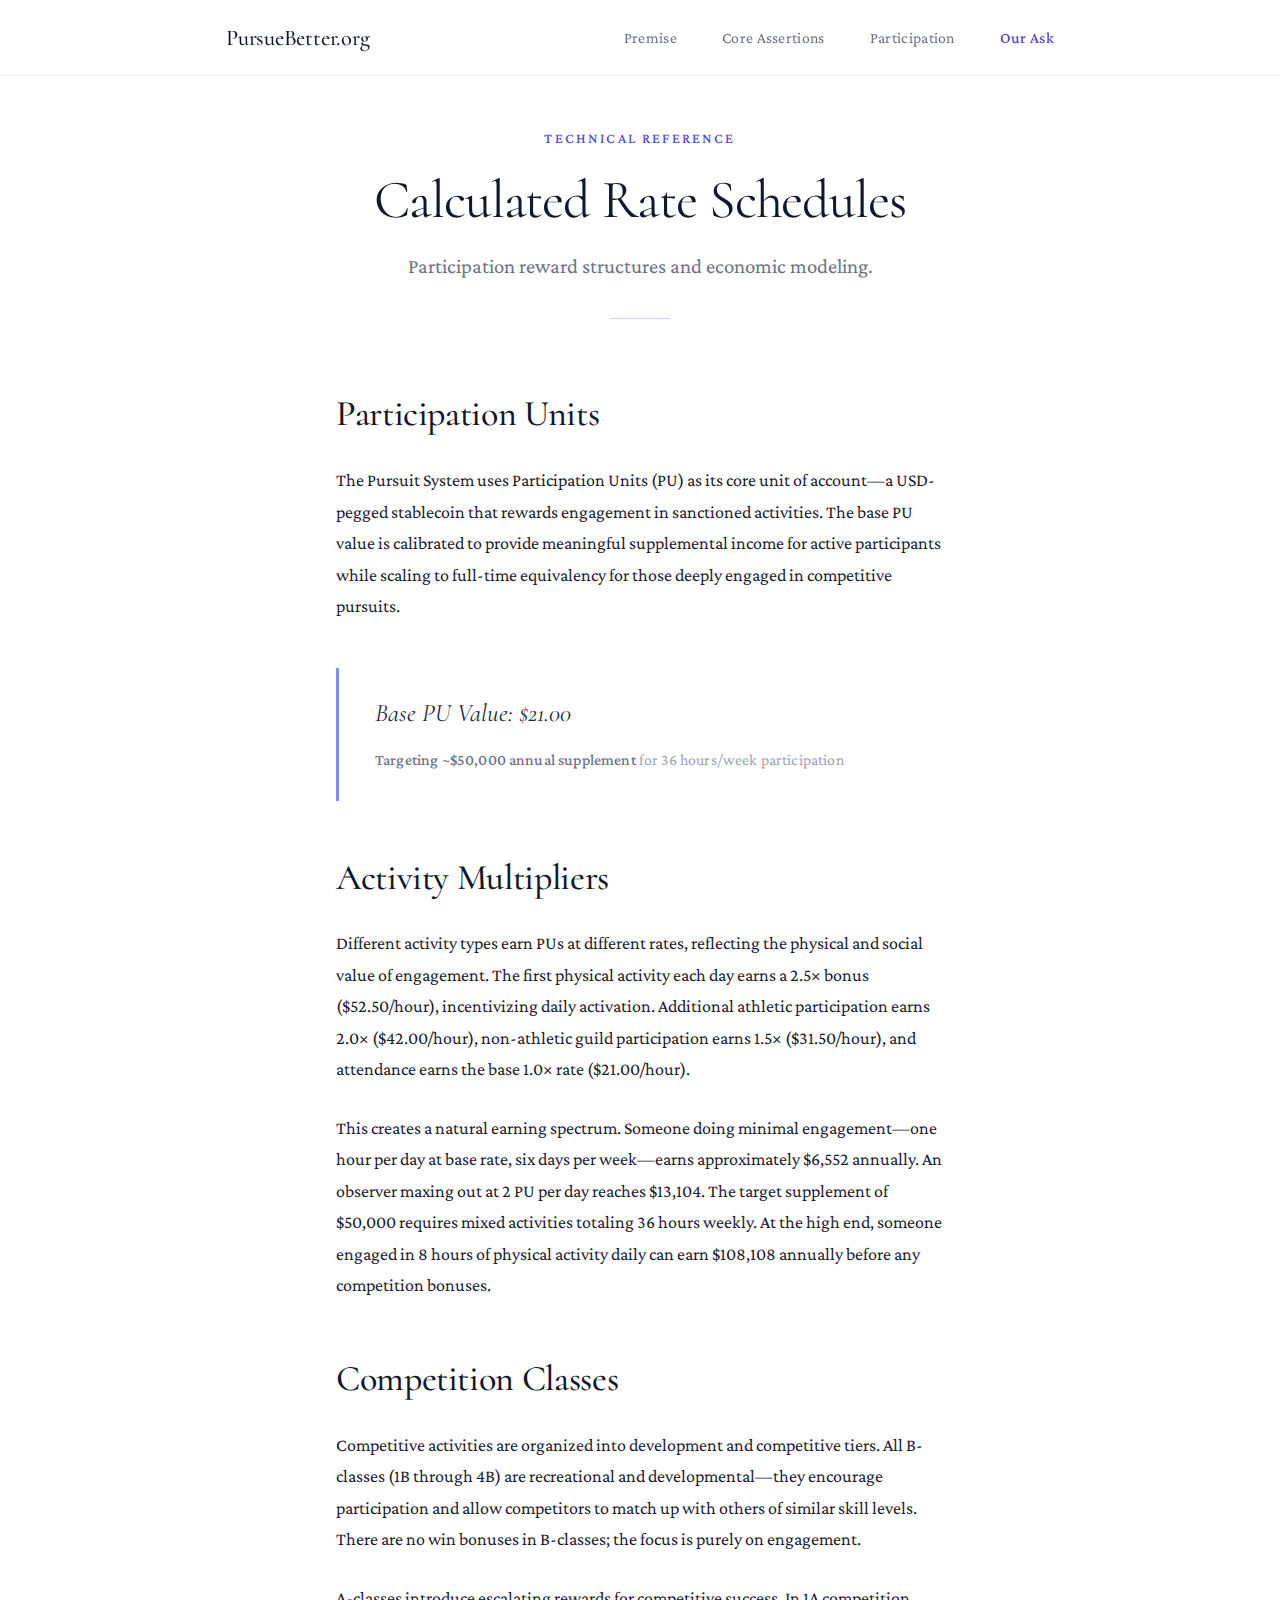
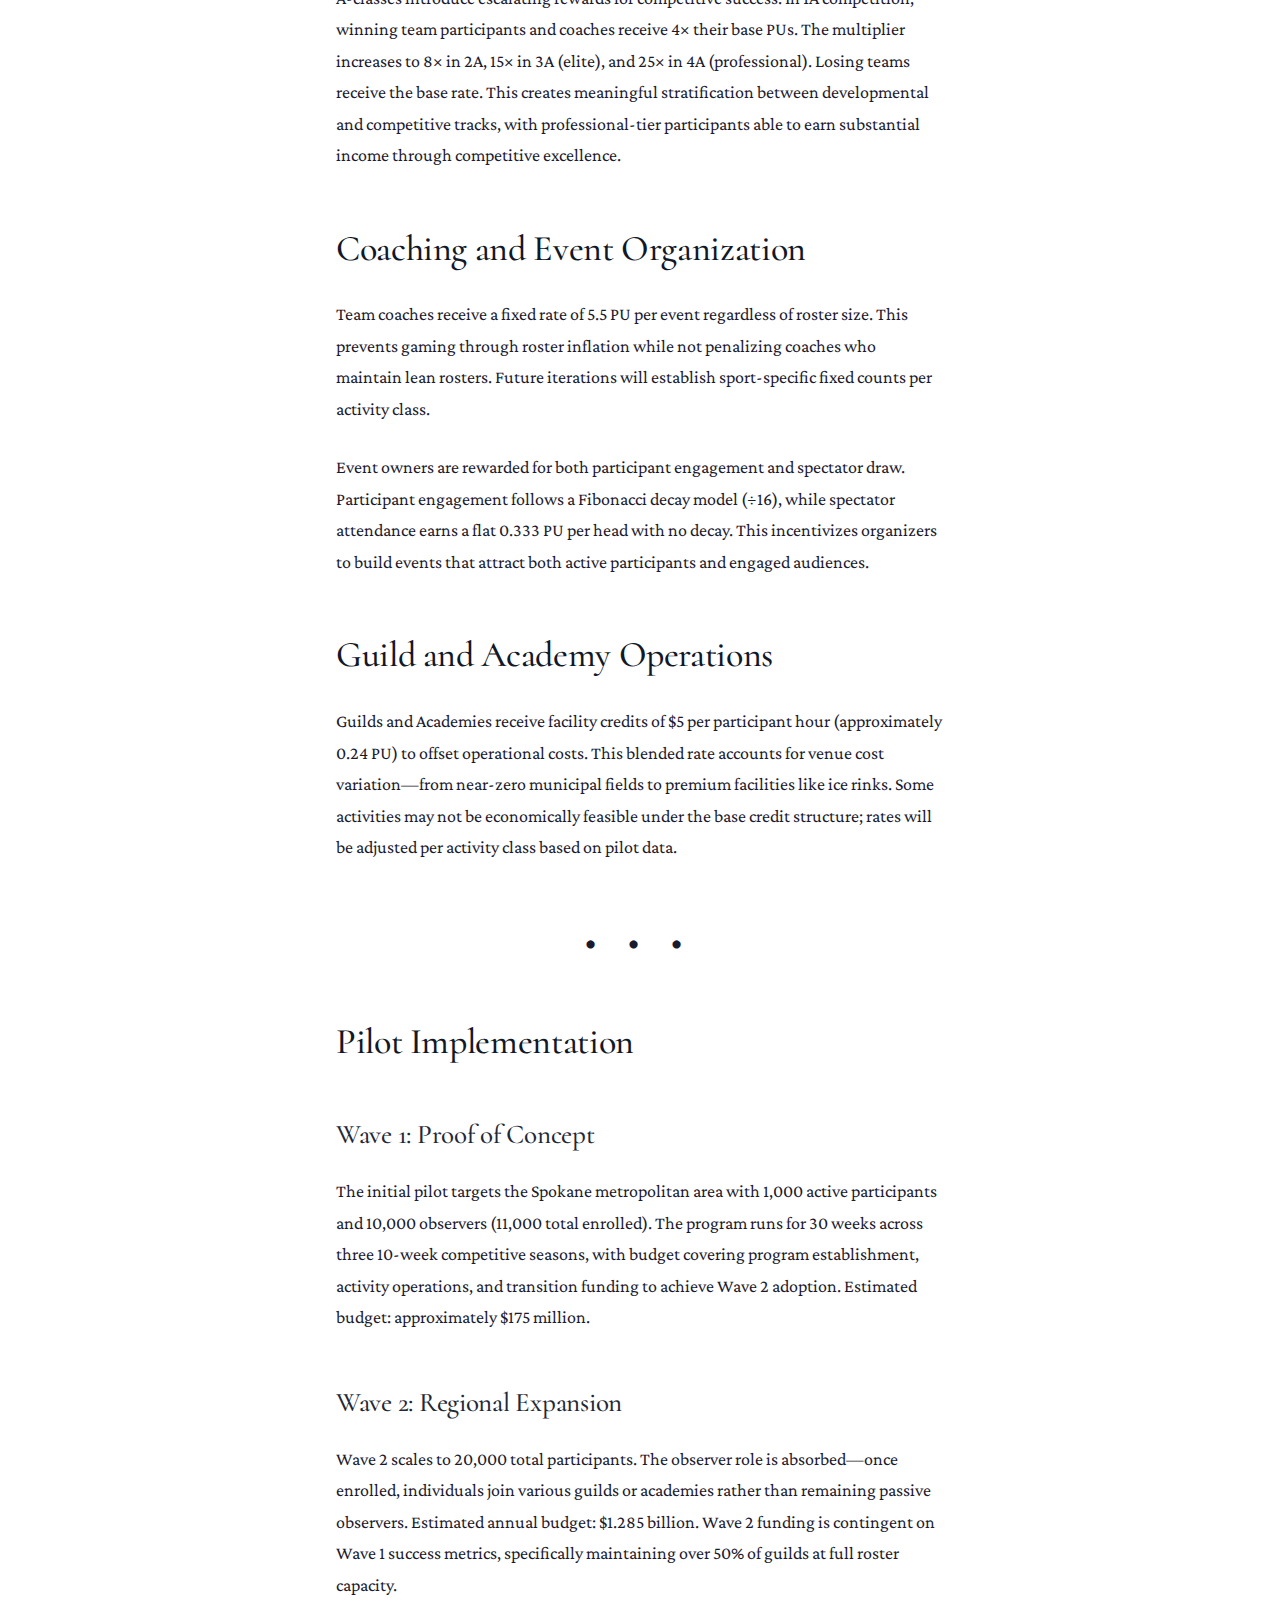
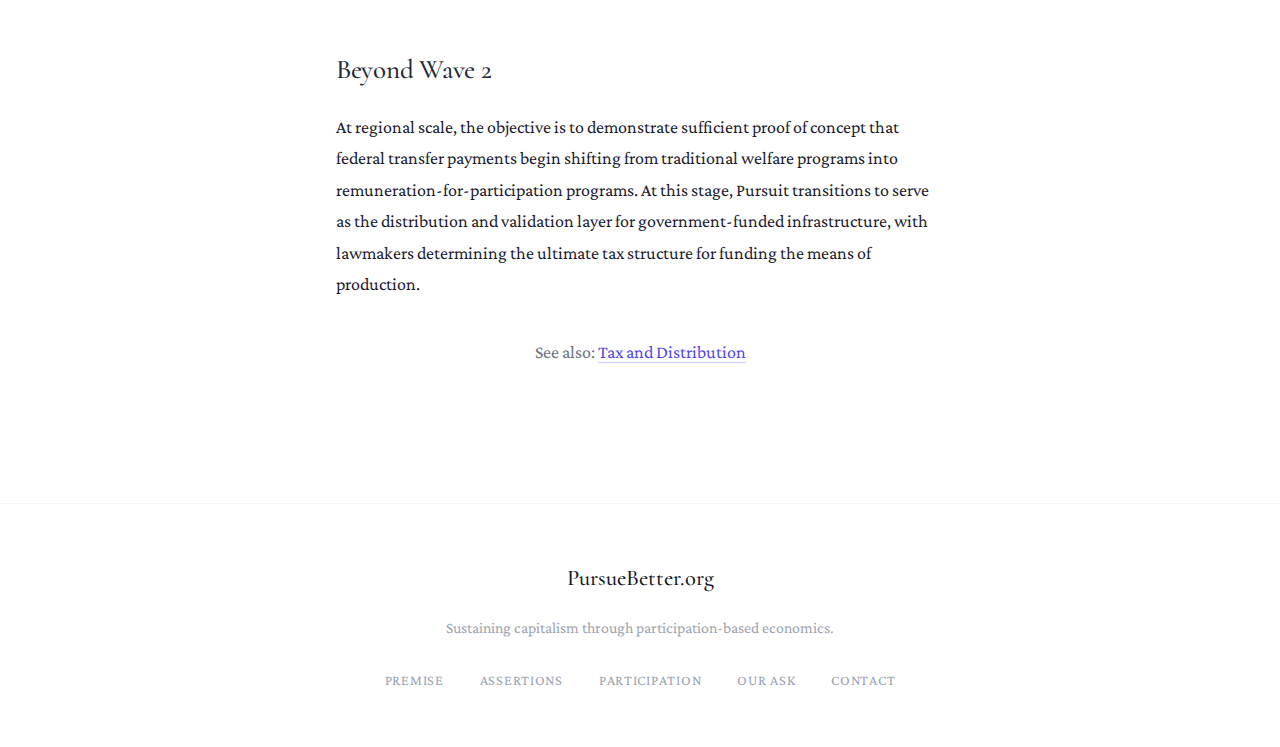
<file: pages/rate-schedules.html>
<!DOCTYPE html>
<html lang="en">
<head>
    <meta charset="UTF-8">
    <meta name="viewport" content="width=device-width, initial-scale=1.0">
    <title>Calculated Rate Schedules — PursueBetter.org</title>
    
    <!-- Meta description -->
    <meta name="description" content="Detailed participation reward structures and calculated rate schedules for the Economics of Participation framework.">
    
    <!-- Open Graph / Facebook -->
    <meta property="og:type" content="website">
    <meta property="og:url" content="https://pursuebetter.org/pages/rate-schedules.html">
    <meta property="og:title" content="Calculated Rate Schedules — PursueBetter.org">
    <meta property="og:description" content="Detailed participation reward structures and calculated rate schedules for the Economics of Participation framework.">
    <meta property="og:image" content="https://pursuebetter.org/og-image.png">
    
    <!-- Twitter -->
    <meta name="twitter:card" content="summary_large_image">
    <meta name="twitter:url" content="https://pursuebetter.org/pages/rate-schedules.html">
    <meta name="twitter:title" content="Calculated Rate Schedules — PursueBetter.org">
    <meta name="twitter:description" content="Detailed participation reward structures and calculated rate schedules for the Economics of Participation framework.">
    <meta name="twitter:image" content="https://pursuebetter.org/og-image.png">
    
    <!-- Favicon -->
    <link rel="icon" type="image/svg+xml" href="/favicon.svg">
    <link rel="icon" type="image/png" sizes="32x32" href="/favicon-32.png">
    <link rel="apple-touch-icon" sizes="180x180" href="/apple-touch-icon.png">
    
    <!-- Fonts -->
    <link rel="preconnect" href="https://fonts.googleapis.com">
    <link rel="preconnect" href="https://fonts.gstatic.com" crossorigin>
    <link href="https://fonts.googleapis.com/css2?family=Cormorant:ital,wght@0,400;0,500;0,600;1,400;1,500&family=Crimson+Pro:ital,wght@0,400;0,500;0,600;1,400;1,500&display=swap" rel="stylesheet">
    
    <!-- Stylesheet -->
    <link rel="stylesheet" href="/css/style.css">
</head>
<body>
    <!-- Reading progress bar -->
    <div class="progress-bar" id="progress"></div>
    
    <!-- Navigation -->
    <nav id="nav">
        <div class="nav-inner">
            <a href="/" class="nav-logo">PursueBetter.org</a>
            <ul class="nav-links">
                <li><a href="/#premise">Premise</a></li>
                <li><a href="/#assertions">Core Assertions</a></li>
                <li><a href="/#participation">Participation</a></li>
                <li><a href="/pages/our-ask.html" class="nav-cta">Our Ask</a></li>
            </ul>
        </div>
    </nav>
    
    <!-- Hero Section -->
    <header class="hero hero-compact">
        <p class="hero-eyebrow">Technical Reference</p>
        <h1>Calculated Rate Schedules</h1>
        <p class="hero-subtitle">Participation reward structures and economic modeling.</p>
        <div class="hero-divider"></div>
    </header>
    
    <!-- Main Content -->
    <article>
        <h2>Participation Units</h2>
        
        <p>The Pursuit System uses Participation Units (PU) as its core unit of account—a USD-pegged stablecoin that rewards engagement in sanctioned activities. The base PU value is calibrated to provide meaningful supplemental income for active participants while scaling to full-time equivalency for those deeply engaged in competitive pursuits.</p>
        
        <div class="pullquote">
            <blockquote>Base PU Value: $21.00</blockquote>
            <cite>Targeting ~$50,000 annual supplement <span>for 36 hours/week participation</span></cite>
        </div>
        
        <h2>Activity Multipliers</h2>
        
        <p>Different activity types earn PUs at different rates, reflecting the physical and social value of engagement. The first physical activity each day earns a 2.5× bonus ($52.50/hour), incentivizing daily activation. Additional athletic participation earns 2.0× ($42.00/hour), non-athletic guild participation earns 1.5× ($31.50/hour), and attendance earns the base 1.0× rate ($21.00/hour).</p>
        
        <p>This creates a natural earning spectrum. Someone doing minimal engagement—one hour per day at base rate, six days per week—earns approximately $6,552 annually. An observer maxing out at 2 PU per day reaches $13,104. The target supplement of $50,000 requires mixed activities totaling 36 hours weekly. At the high end, someone engaged in 8 hours of physical activity daily can earn $108,108 annually before any competition bonuses.</p>
        
        <h2>Competition Classes</h2>
        
        <p>Competitive activities are organized into development and competitive tiers. All B-classes (1B through 4B) are recreational and developmental—they encourage participation and allow competitors to match up with others of similar skill levels. There are no win bonuses in B-classes; the focus is purely on engagement.</p>
        
        <p>A-classes introduce escalating rewards for competitive success. In 1A competition, winning team participants and coaches receive 4× their base PUs. The multiplier increases to 8× in 2A, 15× in 3A (elite), and 25× in 4A (professional). Losing teams receive the base rate. This creates meaningful stratification between developmental and competitive tracks, with professional-tier participants able to earn substantial income through competitive excellence.</p>
        
        <h2>Coaching and Event Organization</h2>
        
        <p>Team coaches receive a fixed rate of 5.5 PU per event regardless of roster size. This prevents gaming through roster inflation while not penalizing coaches who maintain lean rosters. Future iterations will establish sport-specific fixed counts per activity class.</p>
        
        <p>Event owners are rewarded for both participant engagement and spectator draw. Participant engagement follows a Fibonacci decay model (÷16), while spectator attendance earns a flat 0.333 PU per head with no decay. This incentivizes organizers to build events that attract both active participants and engaged audiences.</p>
        
        <h2>Guild and Academy Operations</h2>
        
        <p>Guilds and Academies receive facility credits of $5 per participant hour (approximately 0.24 PU) to offset operational costs. This blended rate accounts for venue cost variation—from near-zero municipal fields to premium facilities like ice rinks. Some activities may not be economically feasible under the base credit structure; rates will be adjusted per activity class based on pilot data.</p>
        
        <div class="section-break">• • •</div>
        
        <h2>Pilot Implementation</h2>
        
        <h3>Wave 1: Proof of Concept</h3>
        
        <p>The initial pilot targets the Spokane metropolitan area with 1,000 active participants and 10,000 observers (11,000 total enrolled). The program runs for 30 weeks across three 10-week competitive seasons, with budget covering program establishment, activity operations, and transition funding to achieve Wave 2 adoption. Estimated budget: approximately $175 million.</p>
        
        <h3>Wave 2: Regional Expansion</h3>
        
        <p>Wave 2 scales to 20,000 total participants. The observer role is absorbed—once enrolled, individuals join various guilds or academies rather than remaining passive observers. Estimated annual budget: $1.285 billion. Wave 2 funding is contingent on Wave 1 success metrics, specifically maintaining over 50% of guilds at full roster capacity.</p>
        
        <h3>Beyond Wave 2</h3>
        
        <p>At regional scale, the objective is to demonstrate sufficient proof of concept that federal transfer payments begin shifting from traditional welfare programs into remuneration-for-participation programs. At this stage, Pursuit transitions to serve as the distribution and validation layer for government-funded infrastructure, with lawmakers determining the ultimate tax structure for funding the means of production.</p>
        
        <p class="inline-cta">See also: <a href="/pages/tax-and-distribution.html">Tax and Distribution</a></p>
    </article>
    
    <!-- Footer -->
    <footer>
        <div class="footer-inner">
            <div class="footer-logo">PursueBetter.org</div>
            <p class="footer-text">Sustaining capitalism through participation-based economics.</p>
            <div class="footer-links">
                <a href="/#premise">Premise</a>
                <a href="/#assertions">Assertions</a>
                <a href="/#participation">Participation</a>
                <a href="/pages/our-ask.html">Our Ask</a>
                <a href="/pages/contact.html">Contact</a>
            </div>
        </div>
    </footer>
    
    <script>
        // Navigation scroll effect
        const nav = document.getElementById('nav');
        const progress = document.getElementById('progress');
        
        window.addEventListener('scroll', () => {
            if (window.scrollY > 20) {
                nav.classList.add('scrolled');
            } else {
                nav.classList.remove('scrolled');
            }
            
            const scrollTop = window.scrollY;
            const docHeight = document.documentElement.scrollHeight - window.innerHeight;
            const scrollPercent = (scrollTop / docHeight) * 100;
            progress.style.width = scrollPercent + '%';
        });
    </script>
</body>
</html>
</file>
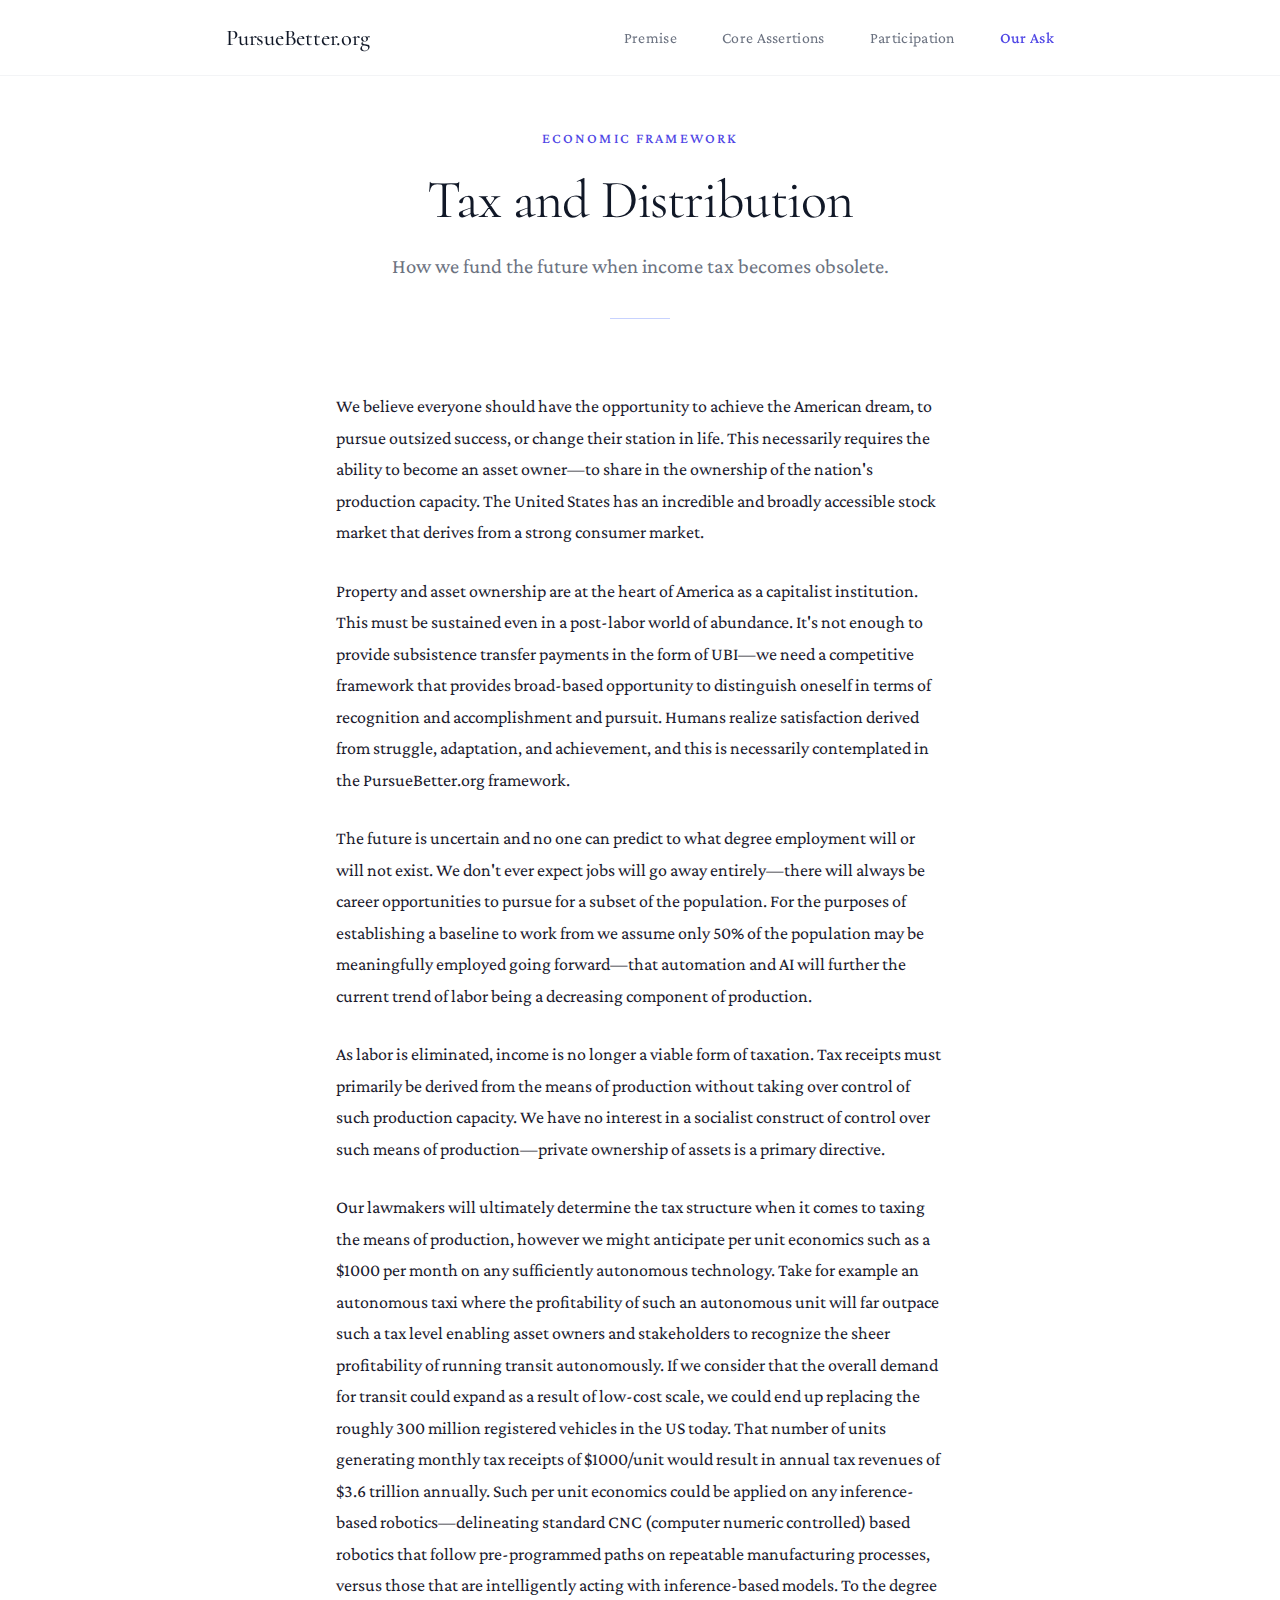
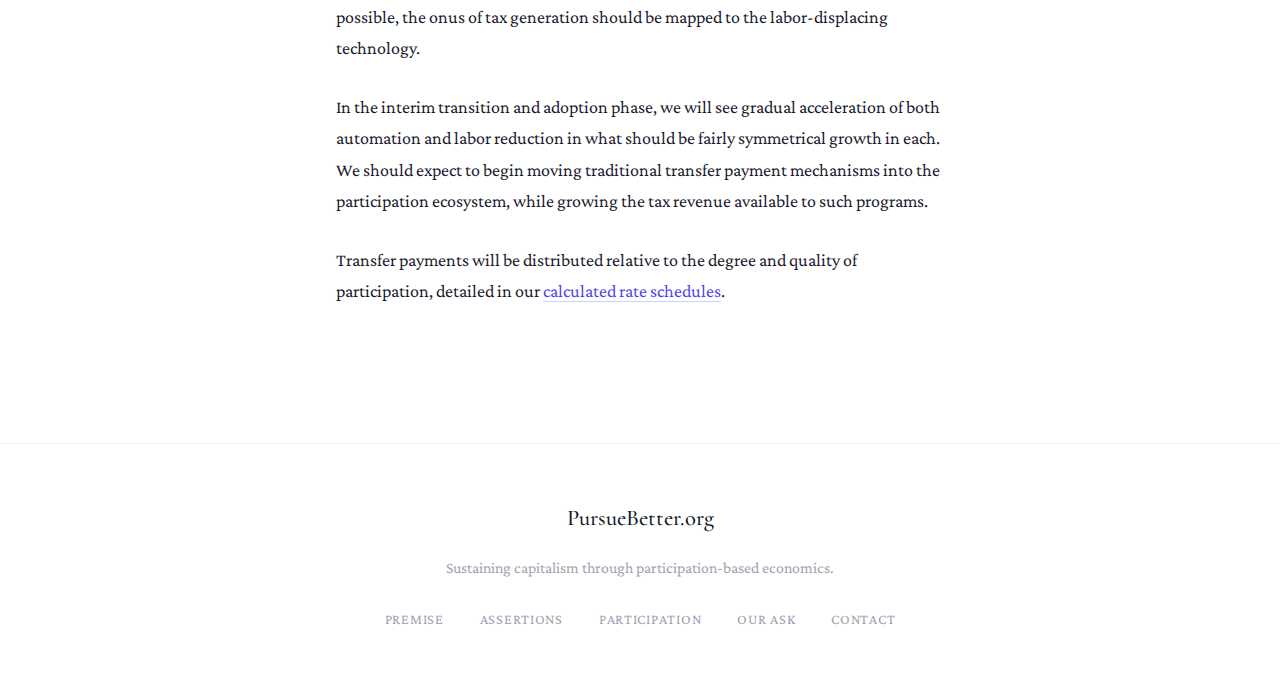
<file: pages/tax-and-distribution.html>
<!DOCTYPE html>
<html lang="en">
<head>
    <meta charset="UTF-8">
    <meta name="viewport" content="width=device-width, initial-scale=1.0">
    <title>Tax and Distribution — PursueBetter.org</title>
    
    <!-- Meta description -->
    <meta name="description" content="Exploring alternative taxation mechanisms for a post-labor economy. How we fund the future when income tax becomes obsolete.">
    
    <!-- Open Graph / Facebook -->
    <meta property="og:type" content="website">
    <meta property="og:url" content="https://pursuebetter.org/pages/tax-and-distribution.html">
    <meta property="og:title" content="Tax and Distribution — PursueBetter.org">
    <meta property="og:description" content="Exploring alternative taxation mechanisms for a post-labor economy. How we fund the future when income tax becomes obsolete.">
    <meta property="og:image" content="https://pursuebetter.org/og-image.png">
    
    <!-- Twitter -->
    <meta name="twitter:card" content="summary_large_image">
    <meta name="twitter:url" content="https://pursuebetter.org/pages/tax-and-distribution.html">
    <meta name="twitter:title" content="Tax and Distribution — PursueBetter.org">
    <meta name="twitter:description" content="Exploring alternative taxation mechanisms for a post-labor economy. How we fund the future when income tax becomes obsolete.">
    <meta name="twitter:image" content="https://pursuebetter.org/og-image.png">
    
    <!-- Favicon -->
    <link rel="icon" type="image/svg+xml" href="/favicon.svg">
    <link rel="icon" type="image/png" sizes="32x32" href="/favicon-32.png">
    <link rel="apple-touch-icon" sizes="180x180" href="/apple-touch-icon.png">
    
    <!-- Fonts -->
    <link rel="preconnect" href="https://fonts.googleapis.com">
    <link rel="preconnect" href="https://fonts.gstatic.com" crossorigin>
    <link href="https://fonts.googleapis.com/css2?family=Cormorant:ital,wght@0,400;0,500;0,600;1,400;1,500&family=Crimson+Pro:ital,wght@0,400;0,500;0,600;1,400;1,500&display=swap" rel="stylesheet">
    
    <!-- Stylesheet -->
    <link rel="stylesheet" href="/css/style.css">
</head>
<body>
    <!-- Reading progress bar -->
    <div class="progress-bar" id="progress"></div>
    
    <!-- Navigation -->
    <nav id="nav">
        <div class="nav-inner">
            <a href="/" class="nav-logo">PursueBetter.org</a>
            <ul class="nav-links">
                <li><a href="/#premise">Premise</a></li>
                <li><a href="/#assertions">Core Assertions</a></li>
                <li><a href="/#participation">Participation</a></li>
                <li><a href="/pages/our-ask.html" class="nav-cta">Our Ask</a></li>
            </ul>
        </div>
    </nav>
    
    <!-- Hero Section -->
    <header class="hero hero-compact">
        <p class="hero-eyebrow">Economic Framework</p>
        <h1>Tax and Distribution</h1>
        <p class="hero-subtitle">How we fund the future when income tax becomes obsolete.</p>
        <div class="hero-divider"></div>
    </header>
    
    <!-- Main Content -->
    <article>
        <p>We believe everyone should have the opportunity to achieve the American dream, to pursue outsized success, or change their station in life. This necessarily requires the ability to become an asset owner—to share in the ownership of the nation's production capacity. The United States has an incredible and broadly accessible stock market that derives from a strong consumer market.</p>
        
        <p>Property and asset ownership are at the heart of America as a capitalist institution. This must be sustained even in a post-labor world of abundance. It's not enough to provide subsistence transfer payments in the form of UBI—we need a competitive framework that provides broad-based opportunity to distinguish oneself in terms of recognition and accomplishment and pursuit. Humans realize satisfaction derived from struggle, adaptation, and achievement, and this is necessarily contemplated in the PursueBetter.org framework.</p>
        
        <p>The future is uncertain and no one can predict to what degree employment will or will not exist. We don't ever expect jobs will go away entirely—there will always be career opportunities to pursue for a subset of the population. For the purposes of establishing a baseline to work from we assume only 50% of the population may be meaningfully employed going forward—that automation and AI will further the current trend of labor being a decreasing component of production.</p>
        
        <p>As labor is eliminated, income is no longer a viable form of taxation. Tax receipts must primarily be derived from the means of production without taking over control of such production capacity. We have no interest in a socialist construct of control over such means of production—private ownership of assets is a primary directive.</p>
        
        <p>Our lawmakers will ultimately determine the tax structure when it comes to taxing the means of production, however we might anticipate per unit economics such as a $1000 per month on any sufficiently autonomous technology. Take for example an autonomous taxi where the profitability of such an autonomous unit will far outpace such a tax level enabling asset owners and stakeholders to recognize the sheer profitability of running transit autonomously. If we consider that the overall demand for transit could expand as a result of low-cost scale, we could end up replacing the roughly 300 million registered vehicles in the US today. That number of units generating monthly tax receipts of $1000/unit would result in annual tax revenues of $3.6 trillion annually. Such per unit economics could be applied on any inference-based robotics—delineating standard CNC (computer numeric controlled) based robotics that follow pre-programmed paths on repeatable manufacturing processes, versus those that are intelligently acting with inference-based models. To the degree possible, the onus of tax generation should be mapped to the labor-displacing technology.</p>
        
        <p>In the interim transition and adoption phase, we will see gradual acceleration of both automation and labor reduction in what should be fairly symmetrical growth in each. We should expect to begin moving traditional transfer payment mechanisms into the participation ecosystem, while growing the tax revenue available to such programs.</p>
        
        <p>Transfer payments will be distributed relative to the degree and quality of participation, detailed in our <a href="/pages/rate-schedules.html">calculated rate schedules</a>.</p>
    </article>
    
    <!-- Footer -->
    <footer>
        <div class="footer-inner">
            <div class="footer-logo">PursueBetter.org</div>
            <p class="footer-text">Sustaining capitalism through participation-based economics.</p>
            <div class="footer-links">
                <a href="/#premise">Premise</a>
                <a href="/#assertions">Assertions</a>
                <a href="/#participation">Participation</a>
                <a href="/pages/our-ask.html">Our Ask</a>
                <a href="/pages/contact.html">Contact</a>
            </div>
        </div>
    </footer>
    
    <script>
        // Navigation scroll effect
        const nav = document.getElementById('nav');
        const progress = document.getElementById('progress');
        
        window.addEventListener('scroll', () => {
            if (window.scrollY > 20) {
                nav.classList.add('scrolled');
            } else {
                nav.classList.remove('scrolled');
            }
            
            const scrollTop = window.scrollY;
            const docHeight = document.documentElement.scrollHeight - window.innerHeight;
            const scrollPercent = (scrollTop / docHeight) * 100;
            progress.style.width = scrollPercent + '%';
        });
    </script>
</body>
</html>
</file>
<file: css/style.css>
/* ========================================
   PursueBetter.org — Main Stylesheet
   ======================================== */

:root {
    /* Indigo palette */
    --indigo-50: #EEF2FF;
    --indigo-100: #E0E7FF;
    --indigo-200: #C7D2FE;
    --indigo-400: #818CF8;
    --indigo-500: #6366F1;
    --indigo-600: #4F46E5;
    --indigo-700: #4338CA;
    --indigo-800: #3730A3;
    --indigo-900: #312E81;
    
    /* Neutrals */
    --white: #FFFFFF;
    --gray-50: #F9FAFB;
    --gray-100: #F3F4F6;
    --gray-400: #9CA3AF;
    --gray-500: #6B7280;
    --gray-600: #4B5563;
    --gray-800: #1F2937;
    --gray-900: #111827;
    --text-primary: #1a1a2e;
    
    /* Typography scale */
    --font-display: 'Cormorant', Georgia, serif;
    --font-body: 'Crimson Pro', Georgia, serif;
    
    /* Spacing */
    --content-width: 680px;
    --wide-width: 900px;
}

* {
    margin: 0;
    padding: 0;
    box-sizing: border-box;
}

html {
    scroll-behavior: smooth;
    font-size: 18px;
}

body {
    font-family: var(--font-body);
    font-size: 1rem;
    line-height: 1.75;
    color: var(--text-primary);
    background: var(--white);
    -webkit-font-smoothing: antialiased;
    -moz-osx-font-smoothing: grayscale;
}

/* ========== NAVIGATION ========== */
nav {
    position: fixed;
    top: 0;
    left: 0;
    right: 0;
    z-index: 100;
    background: rgba(255, 255, 255, 0.95);
    backdrop-filter: blur(10px);
    border-bottom: 1px solid var(--gray-100);
    transition: box-shadow 0.3s ease;
}

nav.scrolled {
    box-shadow: 0 1px 3px rgba(0, 0, 0, 0.05);
}

.nav-inner {
    max-width: var(--wide-width);
    margin: 0 auto;
    padding: 1rem 2rem;
    display: flex;
    justify-content: space-between;
    align-items: center;
}

.nav-logo {
    font-family: var(--font-display);
    font-size: 1.25rem;
    font-weight: 500;
    color: var(--gray-900);
    text-decoration: none;
    letter-spacing: -0.01em;
}

.nav-links {
    display: flex;
    gap: 2.5rem;
    list-style: none;
}

.nav-links a {
    font-family: var(--font-body);
    font-size: 0.875rem;
    color: var(--gray-500);
    text-decoration: none;
    letter-spacing: 0.02em;
    transition: color 0.2s ease;
}

.nav-links a:hover {
    color: var(--indigo-600);
}

.nav-links a.nav-cta {
    color: var(--indigo-600);
    font-weight: 500;
}

.nav-links a.nav-cta:hover {
    color: var(--indigo-700);
}

/* ========== HERO ========== */
.hero {
    padding: 7rem 2rem 2rem;
    max-width: var(--content-width);
    margin: 0 auto;
    text-align: center;
}

.hero-compact {
    padding: 7rem 2rem 2rem;
}

.hero-eyebrow {
    font-family: var(--font-body);
    font-size: 0.8rem;
    font-weight: 500;
    letter-spacing: 0.15em;
    text-transform: uppercase;
    color: var(--indigo-600);
    margin-bottom: 1rem;
}

.hero h1 {
    font-family: var(--font-display);
    font-size: 3rem;
    font-weight: 400;
    line-height: 1.15;
    color: var(--gray-900);
    margin-bottom: 1rem;
    letter-spacing: -0.02em;
}

.hero-subtitle {
    font-family: var(--font-body);
    font-size: 1.15rem;
    font-weight: 400;
    color: var(--gray-500);
    line-height: 1.6;
    max-width: 540px;
    margin: 0 auto;
}

.hero-divider {
    width: 60px;
    height: 1px;
    background: var(--indigo-200);
    margin: 2rem auto;
}

/* ========== ARTICLE CONTENT ========== */
article {
    max-width: var(--content-width);
    margin: 0 auto;
    padding: 0 2rem 6rem;
}

article p {
    margin-bottom: 1.5rem;
}

article h2 {
    font-family: var(--font-display);
    font-size: 2rem;
    font-weight: 500;
    color: var(--gray-900);
    margin: 3rem 0 1.5rem;
    letter-spacing: -0.01em;
    line-height: 1.3;
}

article h2:first-of-type {
    margin-top: 0;
}

article h3 {
    font-family: var(--font-display);
    font-size: 1.5rem;
    font-weight: 500;
    color: var(--gray-800);
    margin: 2.5rem 0 1rem;
    letter-spacing: -0.01em;
}

/* Links */
article a {
    color: var(--indigo-600);
    text-decoration: none;
    border-bottom: 1px solid var(--indigo-200);
    transition: border-color 0.2s ease, color 0.2s ease;
}

article a:hover {
    color: var(--indigo-700);
    border-color: var(--indigo-400);
}

/* ========== PULL QUOTES ========== */
.pullquote {
    position: relative;
    margin: 2.5rem 0;
    padding: 1.5rem 0 1.5rem 2rem;
    border-left: 3px solid var(--indigo-400);
}

.pullquote blockquote {
    font-family: var(--font-display);
    font-size: 1.4rem;
    font-style: italic;
    font-weight: 400;
    line-height: 1.5;
    color: var(--gray-800);
    margin: 0;
}

.pullquote cite {
    display: block;
    font-family: var(--font-body);
    font-size: 0.875rem;
    font-style: normal;
    font-weight: 500;
    color: var(--gray-500);
    margin-top: 0.75rem;
    letter-spacing: 0.01em;
}

.pullquote cite span {
    font-weight: 400;
    color: var(--gray-400);
}

/* ========== EMPHASIZED SECTIONS ========== */
.emphasis-box {
    background: var(--indigo-50);
    border-radius: 4px;
    padding: 1.75rem;
    margin: 2rem 0;
}

.emphasis-box p:last-child {
    margin-bottom: 0;
}

/* ========== SECTION DIVIDERS ========== */
.section-break {
    text-align: center;
    margin: 3rem 0;
    color: var(--indigo-300);
    font-size: 1.5rem;
    letter-spacing: 0.5em;
}

/* ========== NUMBERED ASSERTIONS ========== */
.assertions {
    margin: 2rem 0;
}

.assertion {
    display: flex;
    gap: 1.25rem;
    margin-bottom: 1.5rem;
}

.assertion-number {
    flex-shrink: 0;
    width: 2rem;
    height: 2rem;
    background: var(--indigo-600);
    color: var(--white);
    font-family: var(--font-display);
    font-size: 1rem;
    font-weight: 500;
    border-radius: 50%;
    display: flex;
    align-items: center;
    justify-content: center;
    margin-top: 0.15rem;
}

.assertion p {
    margin: 0;
    flex: 1;
}

.assertion strong {
    color: var(--gray-900);
}

/* ========== CTA SECTIONS ========== */
.cta-section {
    background: linear-gradient(135deg, var(--indigo-50) 0%, var(--white) 100%);
    border: 1px solid var(--indigo-100);
    border-radius: 6px;
    padding: 2.5rem;
    margin: 3rem 0;
    text-align: center;
}

.cta-section h3 {
    font-family: var(--font-display);
    font-size: 1.75rem;
    font-weight: 500;
    color: var(--gray-900);
    margin: 0 0 1rem;
}

.cta-section p {
    color: var(--gray-600);
    margin-bottom: 1.5rem;
    max-width: 480px;
    margin-left: auto;
    margin-right: auto;
}

.cta-button {
    display: inline-block;
    font-family: var(--font-body);
    font-size: 0.95rem;
    font-weight: 500;
    color: var(--white);
    background: var(--indigo-600);
    padding: 0.875rem 2rem;
    border-radius: 4px;
    text-decoration: none;
    transition: background 0.2s ease, transform 0.2s ease;
}

.cta-button:hover {
    background: var(--indigo-700);
    transform: translateY(-1px);
}

.cta-secondary {
    display: inline-block;
    font-family: var(--font-body);
    font-size: 0.875rem;
    color: var(--indigo-600);
    text-decoration: none;
    margin-left: 1.5rem;
    border-bottom: 1px solid var(--indigo-200);
}

.cta-secondary:hover {
    color: var(--indigo-700);
    border-color: var(--indigo-400);
}

/* ========== INLINE CTA ========== */
.inline-cta {
    text-align: center;
    color: var(--gray-500);
    margin-top: 2rem;
}

.inline-cta a {
    color: var(--indigo-600);
    text-decoration: none;
    border-bottom: 1px solid var(--indigo-200);
}

.inline-cta a:hover {
    color: var(--indigo-700);
    border-color: var(--indigo-400);
}

/* ========== FOOTER ========== */
footer {
    border-top: 1px solid var(--gray-100);
    padding: 3rem 2rem;
    text-align: center;
}

.footer-inner {
    max-width: var(--content-width);
    margin: 0 auto;
}

.footer-logo {
    font-family: var(--font-display);
    font-size: 1.25rem;
    font-weight: 500;
    color: var(--gray-900);
    margin-bottom: 1rem;
}

.footer-text {
    font-size: 0.875rem;
    color: var(--gray-400);
    line-height: 1.6;
}

.footer-links {
    margin-top: 1.5rem;
    display: flex;
    justify-content: center;
    gap: 2rem;
    flex-wrap: wrap;
}

.footer-links a {
    font-size: 0.8rem;
    color: var(--gray-400);
    text-decoration: none;
    letter-spacing: 0.05em;
    text-transform: uppercase;
    transition: color 0.2s ease;
}

.footer-links a:hover {
    color: var(--indigo-600);
}

/* ========== READING PROGRESS ========== */
.progress-bar {
    position: fixed;
    top: 0;
    left: 0;
    height: 2px;
    background: var(--indigo-500);
    z-index: 101;
    width: 0%;
    transition: width 0.1s linear;
}

/* ========== CONTACT PAGE STYLES ========== */
.contact-content {
    max-width: var(--content-width);
    margin: 0 auto;
    padding: 0 2rem 6rem;
}

.contact-intro {
    text-align: center;
    margin-bottom: 3rem;
}

.contact-intro p {
    color: var(--gray-600);
    max-width: 480px;
    margin: 0 auto;
}

.contact-form {
    max-width: 480px;
    margin: 0 auto;
}

.form-group {
    margin-bottom: 1.5rem;
}

.form-group label {
    display: block;
    font-family: var(--font-body);
    font-size: 0.875rem;
    font-weight: 500;
    color: var(--gray-700);
    margin-bottom: 0.5rem;
}

.form-group input,
.form-group textarea,
.form-group select {
    width: 100%;
    font-family: var(--font-body);
    font-size: 1rem;
    padding: 0.75rem 1rem;
    border: 1px solid var(--gray-200);
    border-radius: 4px;
    background: var(--white);
    color: var(--text-primary);
    transition: border-color 0.2s ease, box-shadow 0.2s ease;
}

.form-group input:focus,
.form-group textarea:focus,
.form-group select:focus {
    outline: none;
    border-color: var(--indigo-400);
    box-shadow: 0 0 0 3px var(--indigo-100);
}

.form-group textarea {
    min-height: 150px;
    resize: vertical;
}

.form-submit {
    text-align: center;
    margin-top: 2rem;
}

/* ========== TABLES (for rate schedules) ========== */
.data-table {
    width: 100%;
    border-collapse: collapse;
    margin: 2rem 0;
    font-size: 0.95rem;
}

.data-table th,
.data-table td {
    padding: 0.75rem 1rem;
    text-align: left;
    border-bottom: 1px solid var(--gray-100);
}

.data-table th {
    font-family: var(--font-body);
    font-weight: 600;
    color: var(--gray-700);
    background: var(--gray-50);
    font-size: 0.8rem;
    letter-spacing: 0.03em;
    text-transform: uppercase;
}

.data-table td {
    color: var(--text-primary);
}

.data-table tbody tr:hover {
    background: var(--indigo-50);
}

.data-table .numeric {
    text-align: right;
    font-variant-numeric: tabular-nums;
}

/* ========== RESPONSIVE ========== */
@media (max-width: 768px) {
    html {
        font-size: 17px;
    }
    
    .hero {
        padding: 6rem 1.5rem 1.5rem;
    }
    
    .hero h1 {
        font-size: 2.25rem;
    }
    
    article {
        padding: 0 1.5rem 4rem;
    }
    
    .pullquote {
        margin: 2rem -0.5rem;
        padding: 1.5rem;
        padding-left: 1.5rem;
    }
    
    .pullquote blockquote {
        font-size: 1.2rem;
    }
    
    .nav-inner {
        padding: 1rem 1.5rem;
    }
    
    .nav-links {
        gap: 1.25rem;
    }
    
    .nav-links a {
        font-size: 0.75rem;
    }
    
    .assertion {
        flex-direction: column;
        gap: 0.75rem;
    }
    
    .footer-links {
        gap: 1rem 1.5rem;
    }
}

/* ========== SMOOTH ANCHOR OFFSET ========== */
section[id] {
    scroll-margin-top: 5rem;
}
</file>
